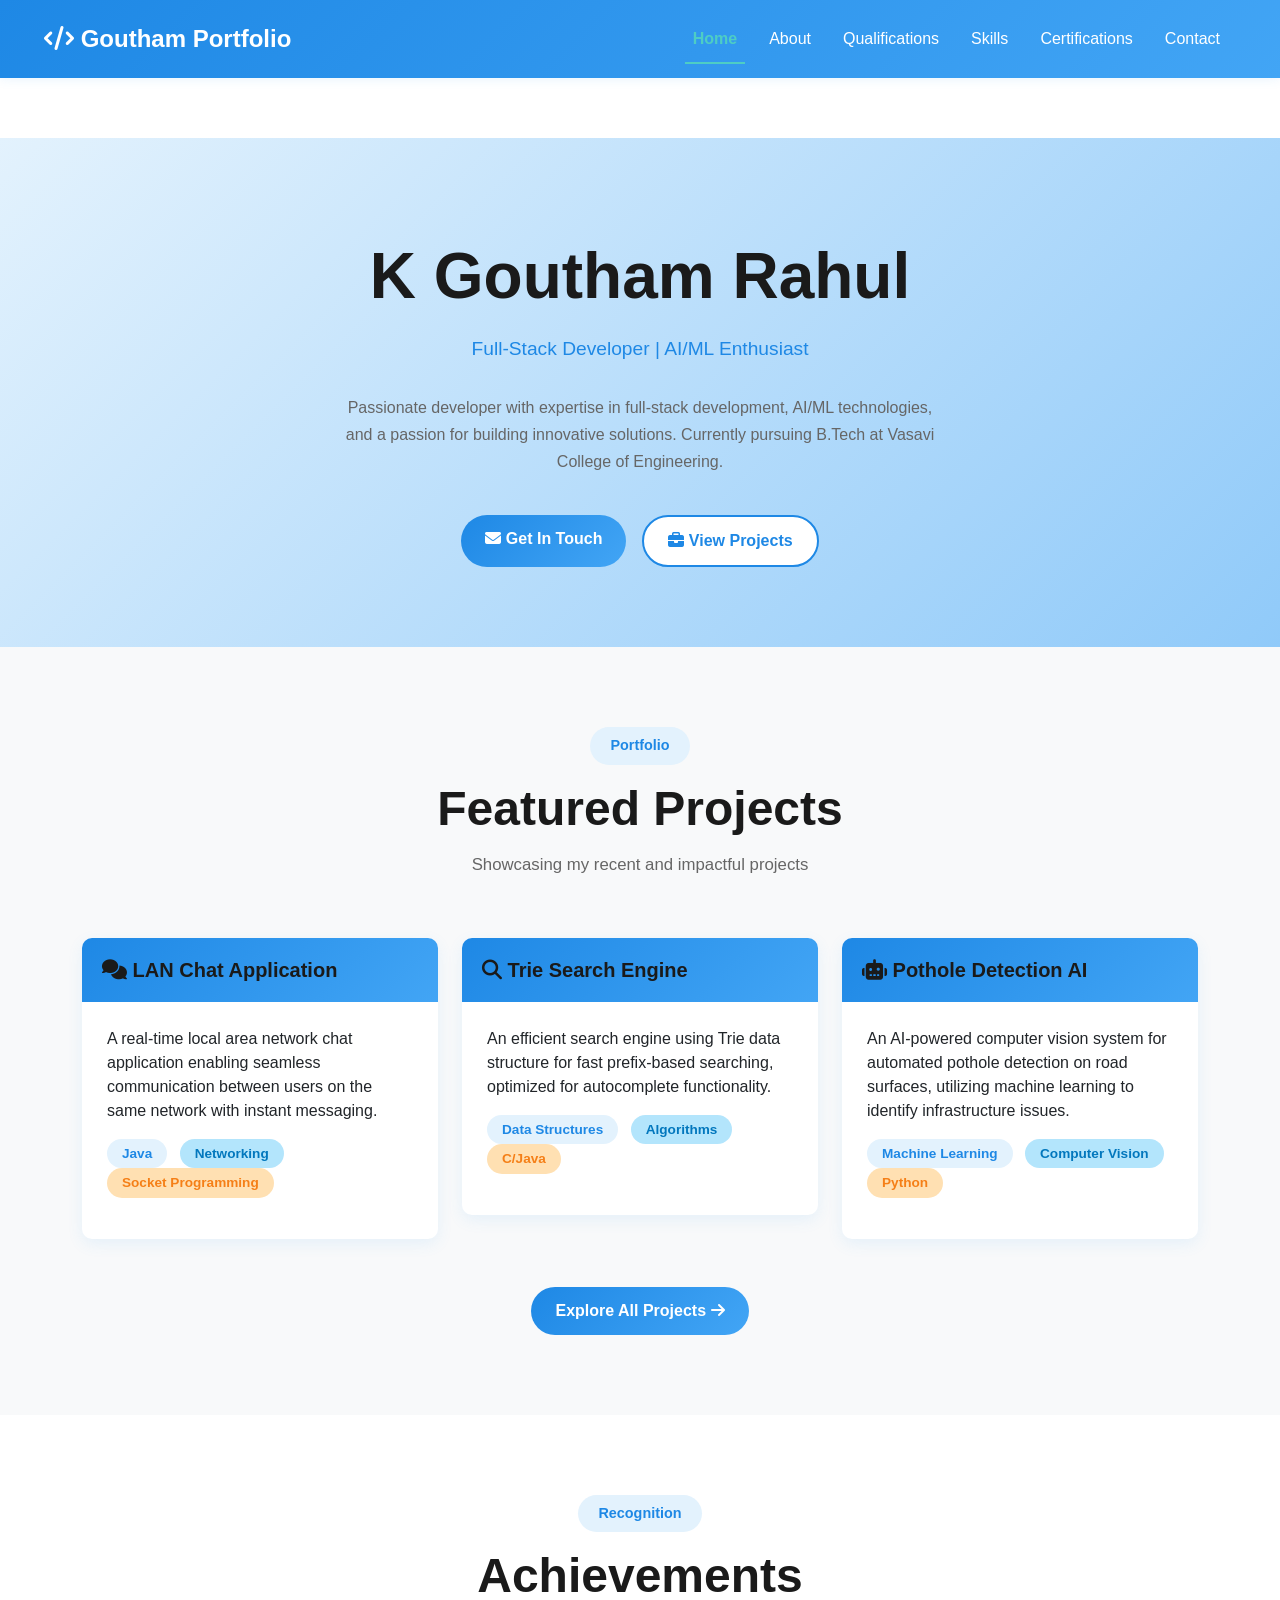
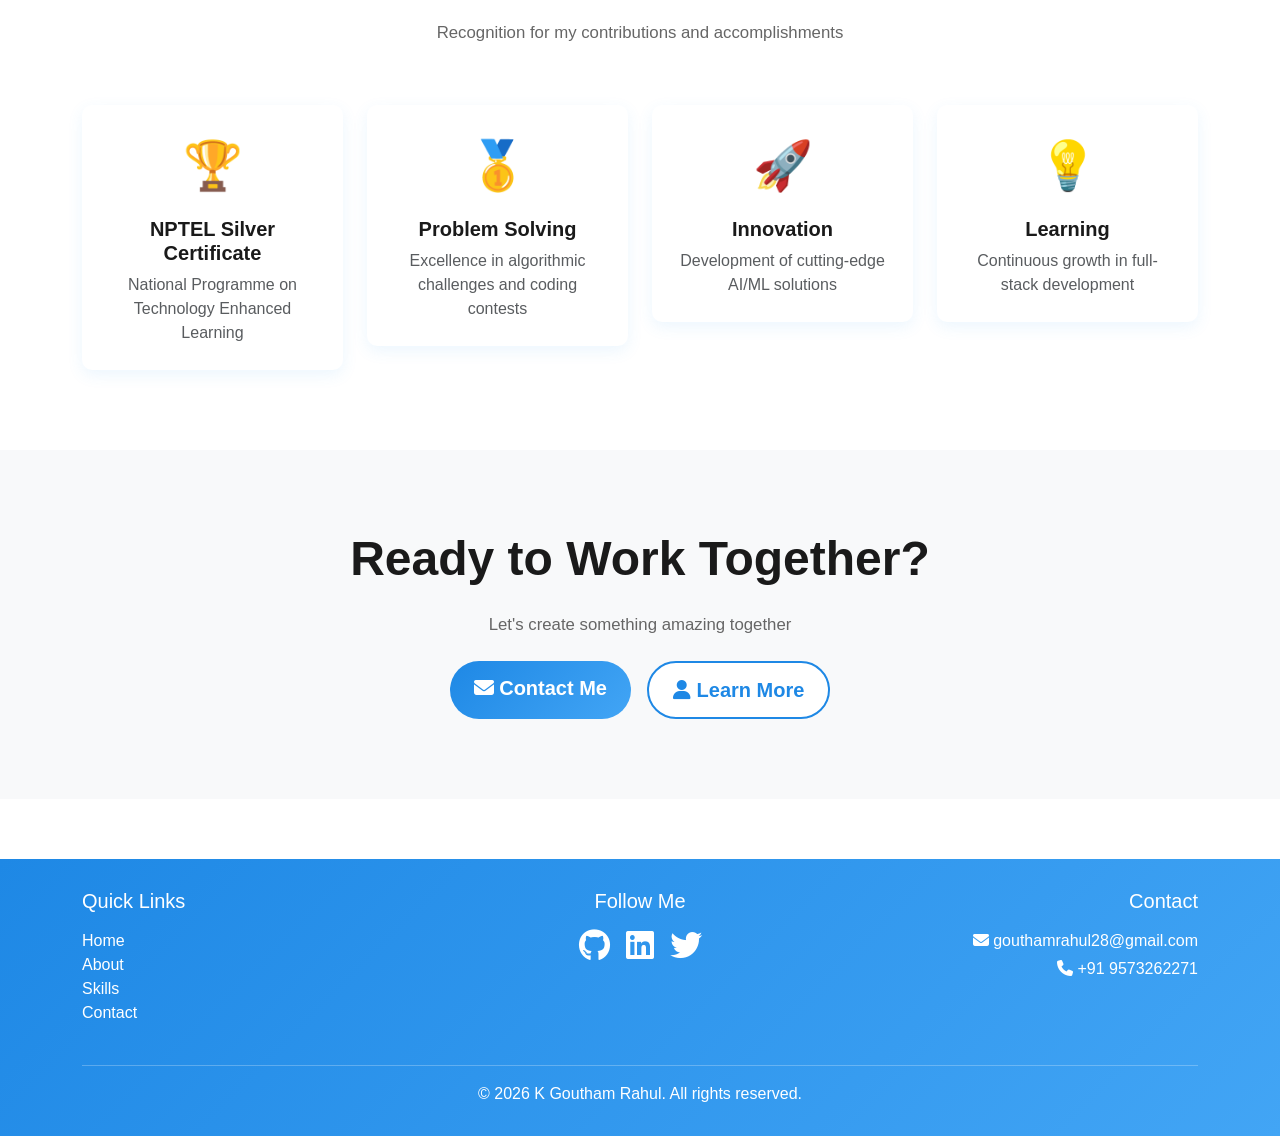
<file: index.html>
<!DOCTYPE html>
<html lang="en">
<head>
    <meta charset="UTF-8">
    <meta name="viewport" content="width=device-width, initial-scale=1.0">
    <meta http-equiv="refresh" content="0; url=Portfolio/index.html">
    <title>Redirecting to Portfolio</title>
    <script>
        window.location.replace('Portfolio/index.html');
    </script>
</head>
<body>
    <p>Redirecting to the portfolio. If you are not redirected automatically, <a href="Portfolio/index.html">click here</a>.</p>
</body>
</html>
</file>
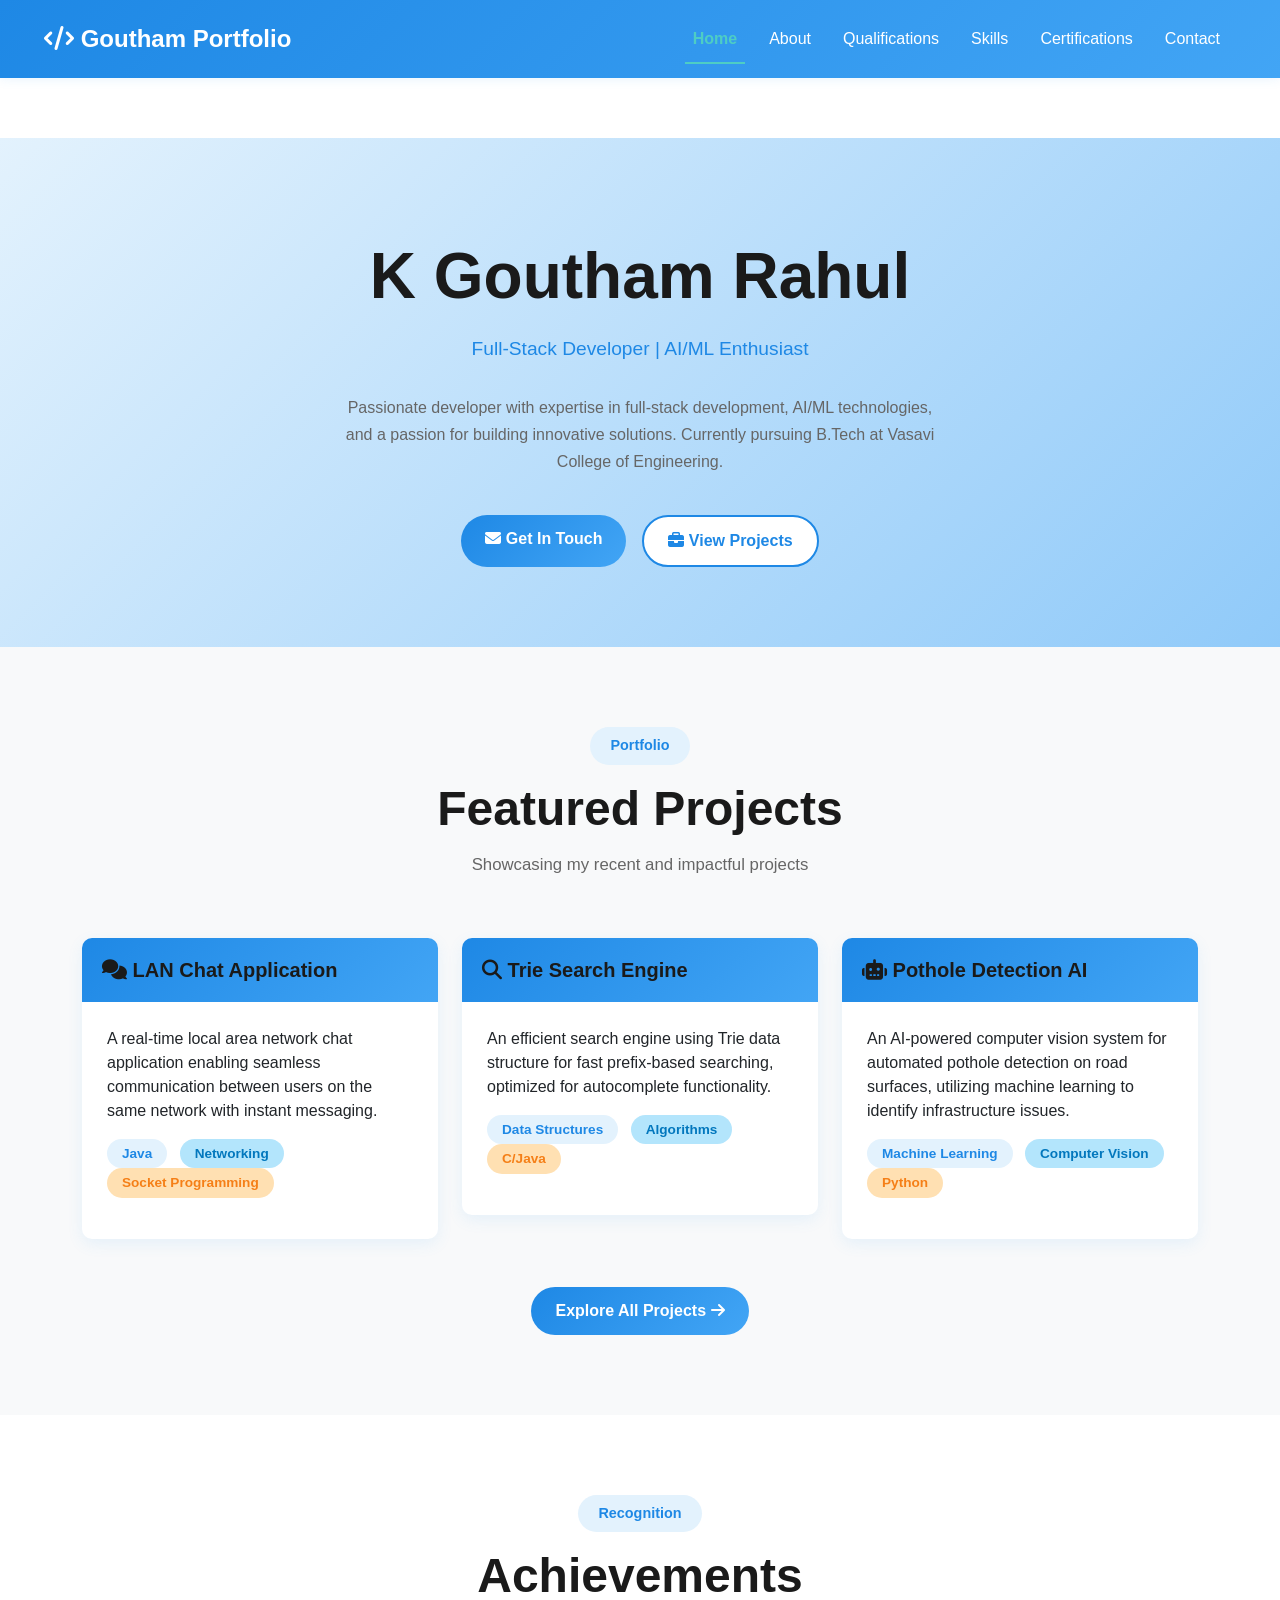
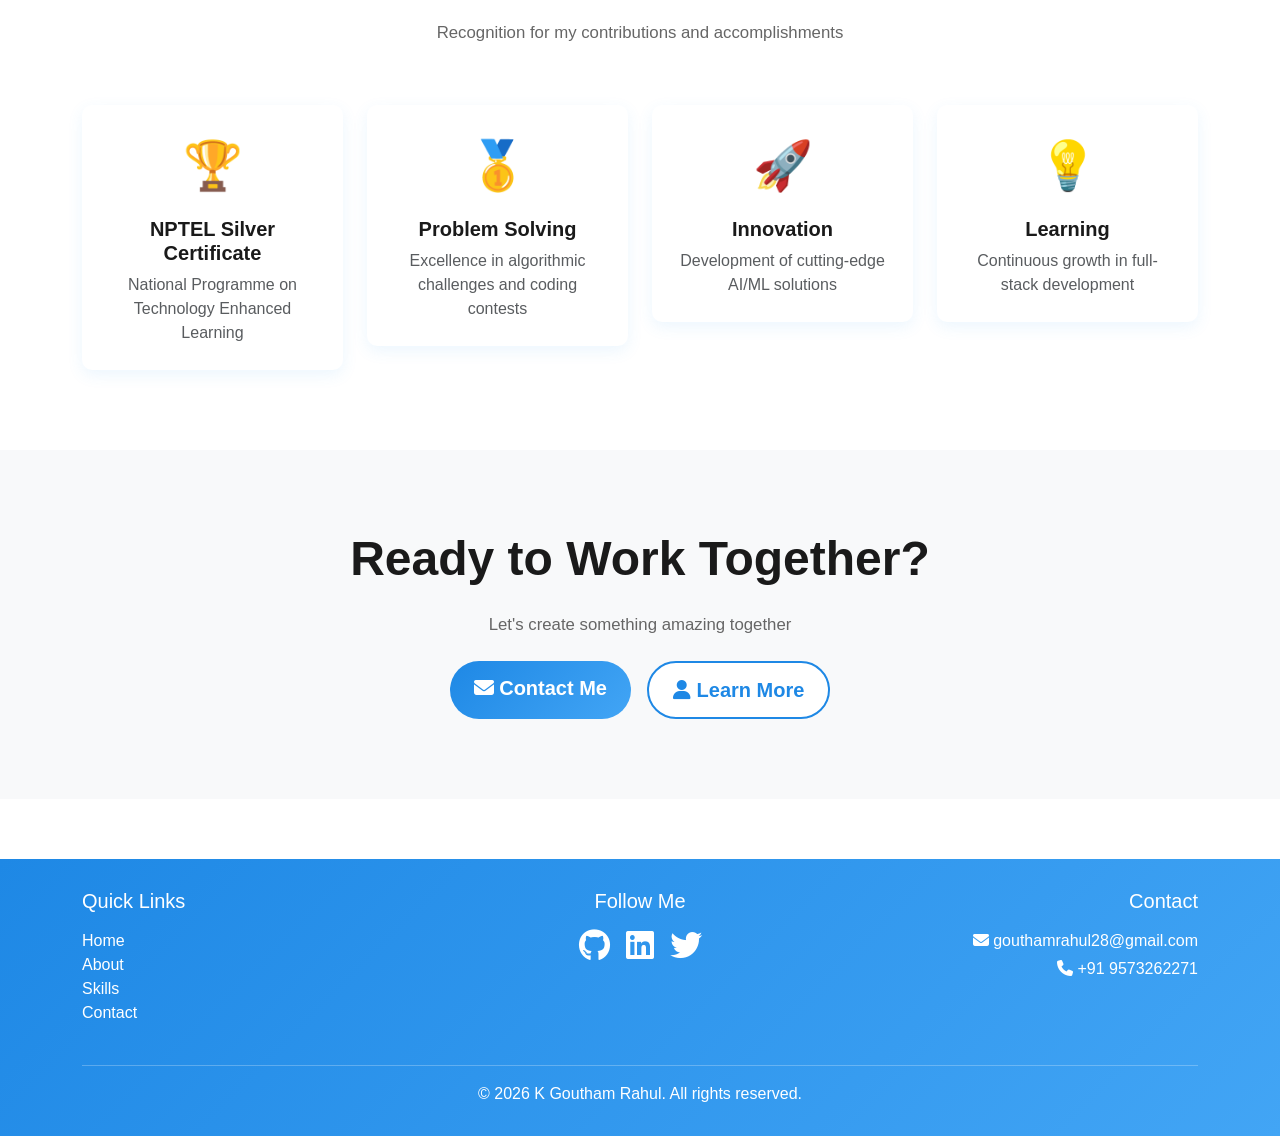
<file: Portfolio/index.html>
<!DOCTYPE html>
<html lang="en">
<head>
    <meta charset="UTF-8">
    <meta name="viewport" content="width=device-width, initial-scale=1.0">
    <title>K Goutham Rahul | Full-Stack Developer</title>
    <link href="https://cdn.jsdelivr.net/npm/bootstrap@5.3.0/dist/css/bootstrap.min.css" rel="stylesheet">
    <link rel="stylesheet" href="css/style.css">
    <link rel="stylesheet" href="https://cdnjs.cloudflare.com/ajax/libs/font-awesome/6.4.0/css/all.min.css">
</head>
<body>
    <!-- Navbar -->
    <nav class="navbar navbar-expand-lg navbar-dark sticky-top">
        <div class="container-fluid">
            <a class="navbar-brand" href="index.html">
                <i class="fas fa-code"></i> Goutham Portfolio
            </a>
            <button class="navbar-toggler" type="button" data-bs-toggle="collapse" data-bs-target="#navbarNav" aria-controls="navbarNav" aria-expanded="false" aria-label="Toggle navigation">
                <span class="navbar-toggler-icon"></span>
            </button>
            <div class="collapse navbar-collapse" id="navbarNav">
                <ul class="navbar-nav ms-auto">
                    <li class="nav-item">
                        <a class="nav-link active" aria-current="page" href="index.html">Home</a>
                    </li>
                    <li class="nav-item">
                        <a class="nav-link" href="about.html">About</a>
                    </li>
                    <li class="nav-item">
                        <a class="nav-link" href="qualifications.html">Qualifications</a>
                    </li>
                    <li class="nav-item">
                        <a class="nav-link" href="skills.html">Skills</a>
                    </li>
                    <li class="nav-item">
                        <a class="nav-link" href="certifications.html">Certifications</a>
                    </li>
                    <li class="nav-item">
                        <a class="nav-link" href="contact.html">Contact</a>
                    </li>
                </ul>
            </div>
        </div>
    </nav>

    <!-- Hero Section -->
    <section class="hero-section">
        <div class="container">
            <h1 class="hero-title">K Goutham Rahul</h1>
            <p class="hero-subtitle">Full-Stack Developer | AI/ML Enthusiast</p>
            <p class="hero-description">
                Passionate developer with expertise in full-stack development, AI/ML technologies, 
                and a passion for building innovative solutions. Currently pursuing B.Tech at Vasavi College of Engineering.
            </p>
            <div class="d-flex gap-3 justify-content-center flex-wrap">
                <a href="contact.html" class="btn btn-primary">
                    <i class="fas fa-envelope"></i> Get In Touch
                </a>
                <a href="#projects" class="btn btn-secondary">
                    <i class="fas fa-briefcase"></i> View Projects
                </a>
            </div>
        </div>
    </section>

    <!-- Featured Projects Section -->
    <section class="bg-light" id="projects">
        <div class="container">
            <div class="section-header">
                <div class="section-tag">Portfolio</div>
                <h2 class="section-title">Featured Projects</h2>
                <p class="section-subtitle">Showcasing my recent and impactful projects</p>
            </div>

            <div class="row g-4">
                <!-- Project 1 -->
                <div class="col-md-6 col-lg-4">
                    <div class="card">
                        <div class="card-header">
                            <h5 class="card-title mb-0"><i class="fas fa-comments"></i> LAN Chat Application</h5>
                        </div>
                        <div class="card-body">
                            <p class="card-text">
                                A real-time local area network chat application enabling seamless communication 
                                between users on the same network with instant messaging.
                            </p>
                            <div class="mb-3">
                                <span class="badge badge-primary me-2">Java</span>
                                <span class="badge badge-info me-2">Networking</span>
                                <span class="badge badge-warning">Socket Programming</span>
                            </div>
                        </div>
                    </div>
                </div>

                <!-- Project 2 -->
                <div class="col-md-6 col-lg-4">
                    <div class="card">
                        <div class="card-header">
                            <h5 class="card-title mb-0"><i class="fas fa-search"></i> Trie Search Engine</h5>
                        </div>
                        <div class="card-body">
                            <p class="card-text">
                                An efficient search engine using Trie data structure for fast prefix-based 
                                searching, optimized for autocomplete functionality.
                            </p>
                            <div class="mb-3">
                                <span class="badge badge-primary me-2">Data Structures</span>
                                <span class="badge badge-info me-2">Algorithms</span>
                                <span class="badge badge-warning">C/Java</span>
                            </div>
                        </div>
                    </div>
                </div>

                <!-- Project 3 -->
                <div class="col-md-6 col-lg-4">
                    <div class="card">
                        <div class="card-header">
                            <h5 class="card-title mb-0"><i class="fas fa-robot"></i> Pothole Detection AI</h5>
                        </div>
                        <div class="card-body">
                            <p class="card-text">
                                An AI-powered computer vision system for automated pothole detection on road surfaces, 
                                utilizing machine learning to identify infrastructure issues.
                            </p>
                            <div class="mb-3">
                                <span class="badge badge-primary me-2">Machine Learning</span>
                                <span class="badge badge-info me-2">Computer Vision</span>
                                <span class="badge badge-warning">Python</span>
                            </div>
                        </div>
                    </div>
                </div>
            </div>

            <div class="text-center mt-5">
                <a href="skills.html" class="btn btn-primary">
                    Explore All Projects <i class="fas fa-arrow-right"></i>
                </a>
            </div>
        </div>
    </section>

    <!-- Achievements Section -->
    <section>
        <div class="container">
            <div class="section-header">
                <div class="section-tag">Recognition</div>
                <h2 class="section-title">Achievements</h2>
                <p class="section-subtitle">Recognition for my contributions and accomplishments</p>
            </div>

            <div class="row g-4">
                <div class="col-md-6 col-lg-3">
                    <div class="card">
                        <div class="card-body text-center">
                            <div style="font-size: 3rem; margin-bottom: 15px;">🏆</div>
                            <h5 class="card-title">NPTEL Silver Certificate</h5>
                            <p class="card-text text-muted">National Programme on Technology Enhanced Learning</p>
                        </div>
                    </div>
                </div>

                <div class="col-md-6 col-lg-3">
                    <div class="card">
                        <div class="card-body text-center">
                            <div style="font-size: 3rem; margin-bottom: 15px;">🥇</div>
                            <h5 class="card-title">Problem Solving</h5>
                            <p class="card-text text-muted">Excellence in algorithmic challenges and coding contests</p>
                        </div>
                    </div>
                </div>

                <div class="col-md-6 col-lg-3">
                    <div class="card">
                        <div class="card-body text-center">
                            <div style="font-size: 3rem; margin-bottom: 15px;">🚀</div>
                            <h5 class="card-title">Innovation</h5>
                            <p class="card-text text-muted">Development of cutting-edge AI/ML solutions</p>
                        </div>
                    </div>
                </div>

                <div class="col-md-6 col-lg-3">
                    <div class="card">
                        <div class="card-body text-center">
                            <div style="font-size: 3rem; margin-bottom: 15px;">💡</div>
                            <h5 class="card-title">Learning</h5>
                            <p class="card-text text-muted">Continuous growth in full-stack development</p>
                        </div>
                    </div>
                </div>
            </div>
        </div>
    </section>

    <!-- Call to Action -->
    <section class="bg-light">
        <div class="container text-center">
            <h2 class="section-title mb-4">Ready to Work Together?</h2>
            <p class="section-subtitle mb-4">Let's create something amazing together</p>
            <div class="d-flex gap-3 justify-content-center flex-wrap">
                <a href="contact.html" class="btn btn-primary btn-lg">
                    <i class="fas fa-envelope"></i> Contact Me
                </a>
                <a href="about.html" class="btn btn-secondary btn-lg">
                    <i class="fas fa-user"></i> Learn More
                </a>
            </div>
        </div>
    </section>

    <!-- Footer -->
    <footer>
        <div class="container">
            <div class="row mb-4">
                <div class="col-md-4 text-center text-md-start mb-3 mb-md-0">
                    <h5 class="mb-3">Quick Links</h5>
                    <ul class="list-unstyled">
                        <li><a href="index.html" class="text-white text-decoration-none">Home</a></li>
                        <li><a href="about.html" class="text-white text-decoration-none">About</a></li>
                        <li><a href="skills.html" class="text-white text-decoration-none">Skills</a></li>
                        <li><a href="contact.html" class="text-white text-decoration-none">Contact</a></li>
                    </ul>
                </div>

                <div class="col-md-4 text-center mb-3 mb-md-0">
                    <h5 class="mb-3">Follow Me</h5>
                    <div class="d-flex justify-content-center gap-3">
                        <a href="#" class="text-white text-decoration-none" data-bs-toggle="tooltip" title="GitHub">
                            <i class="fab fa-github fa-2x"></i>
                        </a>
                        <a href="#" class="text-white text-decoration-none" data-bs-toggle="tooltip" title="LinkedIn">
                            <i class="fab fa-linkedin fa-2x"></i>
                        </a>
                        <a href="#" class="text-white text-decoration-none" data-bs-toggle="tooltip" title="Twitter">
                            <i class="fab fa-twitter fa-2x"></i>
                        </a>
                    </div>
                </div>

                <div class="col-md-4 text-center text-md-end">
                    <h5 class="mb-3">Contact</h5>
                    <p class="mb-1">
                        <i class="fas fa-envelope"></i> 
                        <a href="mailto:gouthamrahul28@gmail.com" class="text-white text-decoration-none">
                            gouthamrahul28@gmail.com
                        </a>
                    </p>
                    <p>
                        <i class="fas fa-phone"></i> 
                        <a href="tel:+919573262271" class="text-white text-decoration-none">
                            +91 9573262271
                        </a>
                    </p>
                </div>
            </div>

            <hr class="bg-white opacity-25">
            
            <div class="text-center">
                <p class="footer-text">&copy; 2026 K Goutham Rahul. All rights reserved.</p>
            </div>
        </div>
    </footer>

    <script src="https://cdn.jsdelivr.net/npm/bootstrap@5.3.0/dist/js/bootstrap.bundle.min.js"></script>
    <script src="js/script.js"></script>
</body>
</html>
</file>
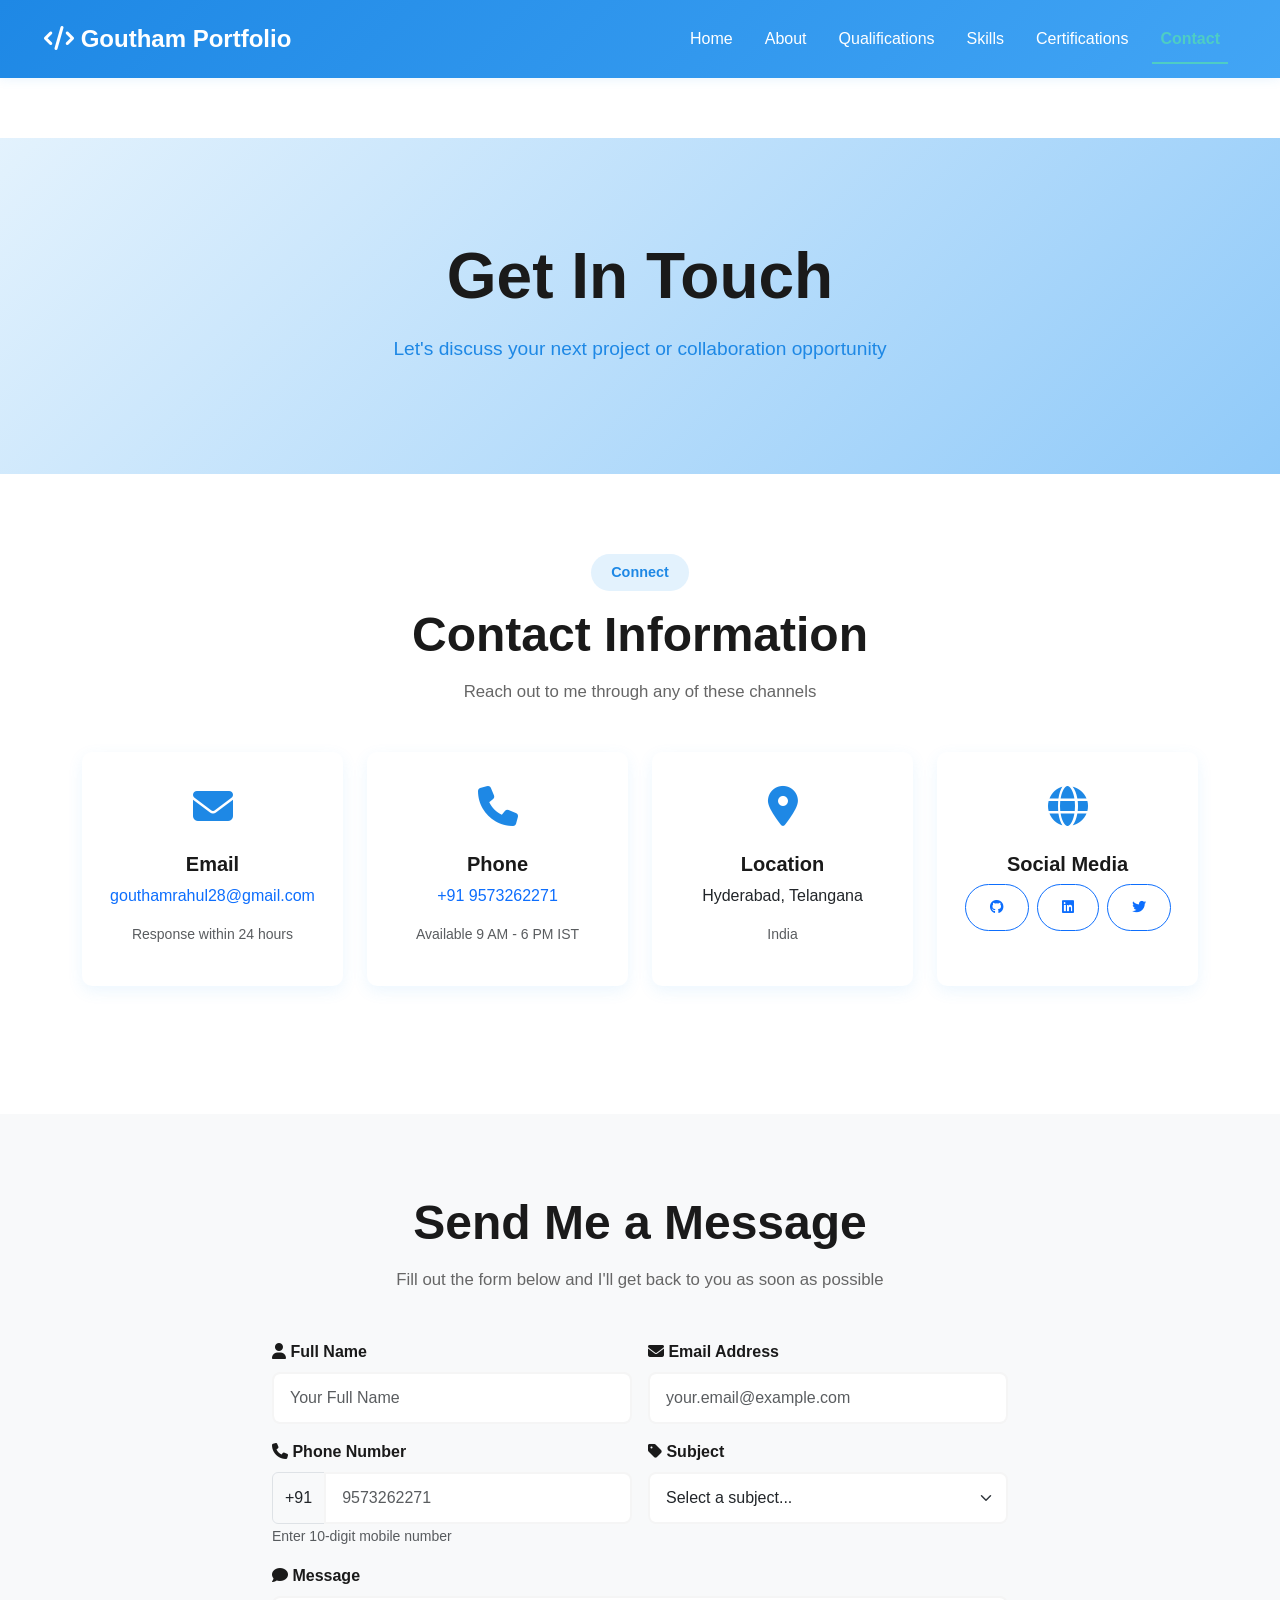
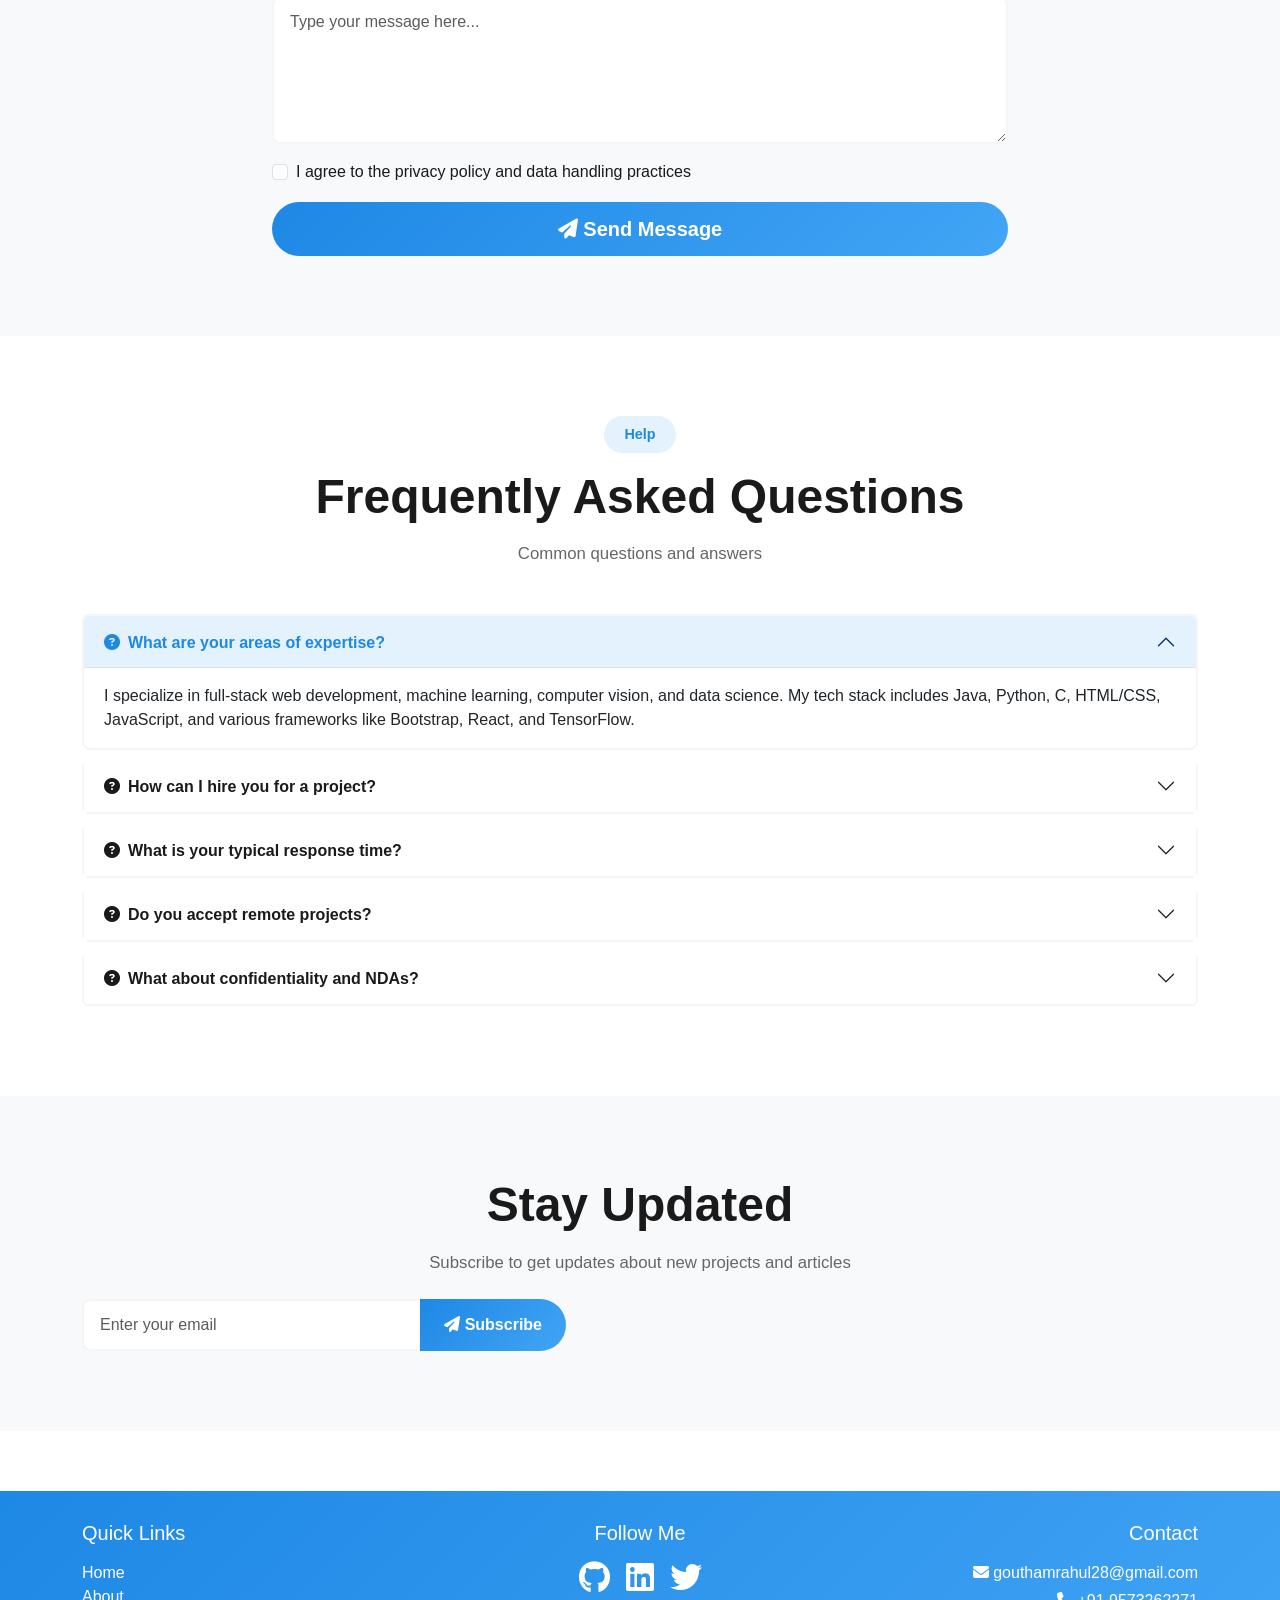
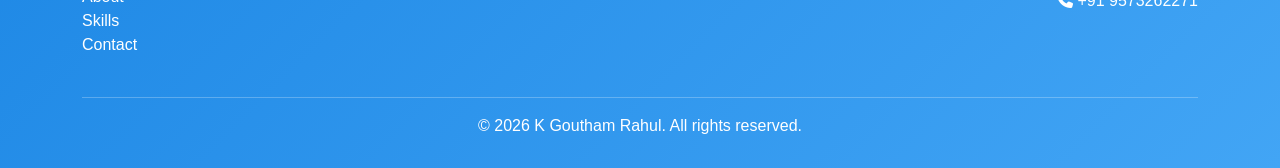
<file: Portfolio/contact.html>
<!DOCTYPE html>
<html lang="en">
<head>
    <meta charset="UTF-8">
    <meta name="viewport" content="width=device-width, initial-scale=1.0">
    <title>Contact - K Goutham Rahul</title>
    <link href="https://cdn.jsdelivr.net/npm/bootstrap@5.3.0/dist/css/bootstrap.min.css" rel="stylesheet">
    <link rel="stylesheet" href="css/style.css">
    <link rel="stylesheet" href="https://cdnjs.cloudflare.com/ajax/libs/font-awesome/6.4.0/css/all.min.css">
</head>
<body>
    <!-- Navbar -->
    <nav class="navbar navbar-expand-lg navbar-dark sticky-top">
        <div class="container-fluid">
            <a class="navbar-brand" href="index.html">
                <i class="fas fa-code"></i> Goutham Portfolio
            </a>
            <button class="navbar-toggler" type="button" data-bs-toggle="collapse" data-bs-target="#navbarNav" aria-controls="navbarNav" aria-expanded="false" aria-label="Toggle navigation">
                <span class="navbar-toggler-icon"></span>
            </button>
            <div class="collapse navbar-collapse" id="navbarNav">
                <ul class="navbar-nav ms-auto">
                    <li class="nav-item">
                        <a class="nav-link" aria-current="page" href="index.html">Home</a>
                    </li>
                    <li class="nav-item">
                        <a class="nav-link" href="about.html">About</a>
                    </li>
                    <li class="nav-item">
                        <a class="nav-link" href="qualifications.html">Qualifications</a>
                    </li>
                    <li class="nav-item">
                        <a class="nav-link" href="skills.html">Skills</a>
                    </li>
                    <li class="nav-item">
                        <a class="nav-link" href="certifications.html">Certifications</a>
                    </li>
                    <li class="nav-item">
                        <a class="nav-link active" href="contact.html">Contact</a>
                    </li>
                </ul>
            </div>
        </div>
    </nav>

    <!-- Hero Section -->
    <section class="hero-section">
        <div class="container">
            <h1 class="hero-title">Get In Touch</h1>
            <p class="hero-subtitle">Let's discuss your next project or collaboration opportunity</p>
        </div>
    </section>

    <!-- Contact Information Section -->
    <section>
        <div class="container">
            <div class="section-header mb-5">
                <div class="section-tag">Connect</div>
                <h2 class="section-title">Contact Information</h2>
                <p class="section-subtitle">Reach out to me through any of these channels</p>
            </div>

            <div class="row g-4 mb-5">
                <div class="col-md-6 col-lg-3">
                    <div class="card text-center h-100">
                        <div class="card-body">
                            <div style="font-size: 2.5rem; color: var(--sky-deep); margin-bottom: 15px;">
                                <i class="fas fa-envelope"></i>
                            </div>
                            <h5 class="card-title">Email</h5>
                            <p class="card-text">
                                <a href="mailto:gouthamrahul28@gmail.com" class="text-decoration-none">
                                    gouthamrahul28@gmail.com
                                </a>
                            </p>
                            <p class="text-muted small">Response within 24 hours</p>
                        </div>
                    </div>
                </div>

                <div class="col-md-6 col-lg-3">
                    <div class="card text-center h-100">
                        <div class="card-body">
                            <div style="font-size: 2.5rem; color: var(--sky-deep); margin-bottom: 15px;">
                                <i class="fas fa-phone"></i>
                            </div>
                            <h5 class="card-title">Phone</h5>
                            <p class="card-text">
                                <a href="tel:+919573262271" class="text-decoration-none">
                                    +91 9573262271
                                </a>
                            </p>
                            <p class="text-muted small">Available 9 AM - 6 PM IST</p>
                        </div>
                    </div>
                </div>

                <div class="col-md-6 col-lg-3">
                    <div class="card text-center h-100">
                        <div class="card-body">
                            <div style="font-size: 2.5rem; color: var(--sky-deep); margin-bottom: 15px;">
                                <i class="fas fa-map-marker-alt"></i>
                            </div>
                            <h5 class="card-title">Location</h5>
                            <p class="card-text">Hyderabad, Telangana</p>
                            <p class="text-muted small">India</p>
                        </div>
                    </div>
                </div>

                <div class="col-md-6 col-lg-3">
                    <div class="card text-center h-100">
                        <div class="card-body">
                            <div style="font-size: 2.5rem; color: var(--sky-deep); margin-bottom: 15px;">
                                <i class="fas fa-globe"></i>
                            </div>
                            <h5 class="card-title">Social Media</h5>
                            <div class="d-flex gap-2 justify-content-center mt-2">
                                <a href="#" class="btn btn-sm btn-outline-primary" data-bs-toggle="tooltip" title="GitHub">
                                    <i class="fab fa-github"></i>
                                </a>
                                <a href="#" class="btn btn-sm btn-outline-primary" data-bs-toggle="tooltip" title="LinkedIn">
                                    <i class="fab fa-linkedin"></i>
                                </a>
                                <a href="#" class="btn btn-sm btn-outline-primary" data-bs-toggle="tooltip" title="Twitter">
                                    <i class="fab fa-twitter"></i>
                                </a>
                            </div>
                        </div>
                    </div>
                </div>
            </div>
        </div>
    </section>

    <!-- Contact Form Section -->
    <section class="bg-light">
        <div class="container">
            <div class="row">
                <div class="col-lg-8 mx-auto">
                    <div class="section-header mb-5">
                        <h2 class="section-title">Send Me a Message</h2>
                        <p class="section-subtitle">Fill out the form below and I'll get back to you as soon as possible</p>
                    </div>

                    <!-- Alert Container -->
                    <div id="formAlert"></div>

                    <!-- Contact Form -->
                    <form id="contactForm" novalidate>
                        <div class="row g-3">
                            <!-- Full Name -->
                            <div class="col-md-6">
                                <label for="fullName" class="form-label">
                                    <i class="fas fa-user"></i> Full Name
                                </label>
                                <input 
                                    type="text" 
                                    class="form-control" 
                                    id="fullName" 
                                    placeholder="Your Full Name"
                                    required
                                >
                                <div class="invalid-feedback">
                                    Please provide your full name.
                                </div>
                            </div>

                            <!-- Email -->
                            <div class="col-md-6">
                                <label for="email" class="form-label">
                                    <i class="fas fa-envelope"></i> Email Address
                                </label>
                                <input 
                                    type="email" 
                                    class="form-control" 
                                    id="email" 
                                    placeholder="your.email@example.com"
                                    required
                                >
                                <div class="invalid-feedback">
                                    Please provide a valid email address.
                                </div>
                            </div>

                            <!-- Phone Number -->
                            <div class="col-md-6">
                                <label for="phone" class="form-label">
                                    <i class="fas fa-phone"></i> Phone Number
                                </label>
                                <div class="input-group">
                                    <span class="input-group-text">+91</span>
                                    <input 
                                        type="tel" 
                                        class="form-control" 
                                        id="phone" 
                                        placeholder="9573262271"
                                        pattern="[0-9]{10}"
                                        required
                                    >
                                </div>
                                <small class="text-muted">Enter 10-digit mobile number</small>
                                <div class="invalid-feedback">
                                    Please provide a valid 10-digit phone number.
                                </div>
                            </div>

                            <!-- Subject -->
                            <div class="col-md-6">
                                <label for="subject" class="form-label">
                                    <i class="fas fa-tag"></i> Subject
                                </label>
                                <select class="form-select" id="subject" required>
                                    <option value="">Select a subject...</option>
                                    <option value="project_inquiry">Project Inquiry</option>
                                    <option value="job_opportunity">Job Opportunity</option>
                                    <option value="collaboration">Collaboration</option>
                                    <option value="feedback">Feedback</option>
                                    <option value="other">Other</option>
                                </select>
                                <div class="invalid-feedback">
                                    Please select a subject.
                                </div>
                            </select>
                            </div>

                            <!-- Message -->
                            <div class="col-12">
                                <label for="message" class="form-label">
                                    <i class="fas fa-comment"></i> Message
                                </label>
                                <textarea 
                                    class="form-control" 
                                    id="message" 
                                    rows="5"
                                    placeholder="Type your message here..."
                                    required
                                ></textarea>
                                <div class="invalid-feedback">
                                    Please provide a message.
                                </div>
                            </div>

                            <!-- Checkbox -->
                            <div class="col-12">
                                <div class="form-check">
                                    <input 
                                        class="form-check-input" 
                                        type="checkbox" 
                                        id="privacy" 
                                        required
                                    >
                                    <label class="form-check-label" for="privacy">
                                        I agree to the privacy policy and data handling practices
                                    </label>
                                    <div class="invalid-feedback">
                                        You must agree to the privacy policy.
                                    </div>
                                </div>
                            </div>

                            <!-- Submit Button -->
                            <div class="col-12">
                                <button type="submit" class="btn btn-primary btn-lg w-100">
                                    <i class="fas fa-paper-plane"></i> Send Message
                                </button>
                            </div>
                        </div>
                    </form>
                </div>
            </div>
        </div>
    </section>

    <!-- FAQ Section -->
    <section>
        <div class="container">
            <div class="section-header mb-5">
                <div class="section-tag">Help</div>
                <h2 class="section-title">Frequently Asked Questions</h2>
                <p class="section-subtitle">Common questions and answers</p>
            </div>

            <div class="accordion" id="faqAccordion">
                <div class="accordion-item">
                    <h2 class="accordion-header">
                        <button class="accordion-button" type="button" data-bs-toggle="collapse" data-bs-target="#faq1" aria-expanded="true" aria-controls="faq1">
                            <i class="fas fa-question-circle me-2"></i> What are your areas of expertise?
                        </button>
                    </h2>
                    <div id="faq1" class="accordion-collapse collapse show" data-bs-parent="#faqAccordion">
                        <div class="accordion-body">
                            I specialize in full-stack web development, machine learning, computer vision, and data science. 
                            My tech stack includes Java, Python, C, HTML/CSS, JavaScript, and various frameworks like Bootstrap, React, and TensorFlow.
                        </div>
                    </div>
                </div>

                <div class="accordion-item">
                    <h2 class="accordion-header">
                        <button class="accordion-button collapsed" type="button" data-bs-toggle="collapse" data-bs-target="#faq2" aria-expanded="false" aria-controls="faq2">
                            <i class="fas fa-question-circle me-2"></i> How can I hire you for a project?
                        </button>
                    </h2>
                    <div id="faq2" class="accordion-collapse collapse" data-bs-parent="#faqAccordion">
                        <div class="accordion-body">
                            You can reach out to me through this contact form with details about your project. 
                            I'll respond within 24 hours to discuss the project scope, requirements, and timeline.
                        </div>
                    </div>
                </div>

                <div class="accordion-item">
                    <h2 class="accordion-header">
                        <button class="accordion-button collapsed" type="button" data-bs-toggle="collapse" data-bs-target="#faq3" aria-expanded="false" aria-controls="faq3">
                            <i class="fas fa-question-circle me-2"></i> What is your typical response time?
                        </button>
                    </h2>
                    <div id="faq3" class="accordion-collapse collapse" data-bs-parent="#faqAccordion">
                        <div class="accordion-body">
                            I aim to respond to all inquiries within 24 hours. 
                            For urgent matters, you can call me at +91 9573262271 during business hours (9 AM - 6 PM IST).
                        </div>
                    </div>
                </div>

                <div class="accordion-item">
                    <h2 class="accordion-header">
                        <button class="accordion-button collapsed" type="button" data-bs-toggle="collapse" data-bs-target="#faq4" aria-expanded="false" aria-controls="faq4">
                            <i class="fas fa-question-circle me-2"></i> Do you accept remote projects?
                        </button>
                    </h2>
                    <div id="faq4" class="accordion-collapse collapse" data-bs-parent="#faqAccordion">
                        <div class="accordion-body">
                            Yes, I am open to remote projects and collaborations across different time zones. 
                            I'm experienced in remote work and can communicate effectively with teams worldwide.
                        </div>
                    </div>
                </div>

                <div class="accordion-item">
                    <h2 class="accordion-header">
                        <button class="accordion-button collapsed" type="button" data-bs-toggle="collapse" data-bs-target="#faq5" aria-expanded="false" aria-controls="faq5">
                            <i class="fas fa-question-circle me-2"></i> What about confidentiality and NDAs?
                        </button>
                    </h2>
                    <div id="faq5" class="accordion-collapse collapse" data-bs-parent="#faqAccordion">
                        <div class="accordion-body">
                            I respect confidentiality and am happy to sign Non-Disclosure Agreements (NDAs) for projects 
                            that require them. Protecting your intellectual property is a top priority.
                        </div>
                    </div>
                </div>
            </div>
        </div>
    </section>

    <!-- Newsletter Section -->
    <section class="bg-light">
        <div class="container text-center">
            <h2 class="section-title mb-3">Stay Updated</h2>
            <p class="section-subtitle mb-4">Subscribe to get updates about new projects and articles</p>
            
            <form class="row g-3 justify-content-center" style="max-width: 500px;">
                <div class="col-12">
                    <div class="input-group">
                        <input 
                            type="email" 
                            class="form-control" 
                            placeholder="Enter your email"
                            required
                        >
                        <button class="btn btn-primary" type="submit">
                            <i class="fas fa-paper-plane"></i> Subscribe
                        </button>
                    </div>
                </div>
            </form>
        </div>
    </section>

    <!-- Footer -->
    <footer>
        <div class="container">
            <div class="row mb-4">
                <div class="col-md-4 text-center text-md-start mb-3 mb-md-0">
                    <h5 class="mb-3">Quick Links</h5>
                    <ul class="list-unstyled">
                        <li><a href="index.html" class="text-white text-decoration-none">Home</a></li>
                        <li><a href="about.html" class="text-white text-decoration-none">About</a></li>
                        <li><a href="skills.html" class="text-white text-decoration-none">Skills</a></li>
                        <li><a href="contact.html" class="text-white text-decoration-none">Contact</a></li>
                    </ul>
                </div>

                <div class="col-md-4 text-center mb-3 mb-md-0">
                    <h5 class="mb-3">Follow Me</h5>
                    <div class="d-flex justify-content-center gap-3">
                        <a href="#" class="text-white text-decoration-none" data-bs-toggle="tooltip" title="GitHub">
                            <i class="fab fa-github fa-2x"></i>
                        </a>
                        <a href="#" class="text-white text-decoration-none" data-bs-toggle="tooltip" title="LinkedIn">
                            <i class="fab fa-linkedin fa-2x"></i>
                        </a>
                        <a href="#" class="text-white text-decoration-none" data-bs-toggle="tooltip" title="Twitter">
                            <i class="fab fa-twitter fa-2x"></i>
                        </a>
                    </div>
                </div>

                <div class="col-md-4 text-center text-md-end">
                    <h5 class="mb-3">Contact</h5>
                    <p class="mb-1">
                        <i class="fas fa-envelope"></i> 
                        <a href="mailto:gouthamrahul28@gmail.com" class="text-white text-decoration-none">
                            gouthamrahul28@gmail.com
                        </a>
                    </p>
                    <p>
                        <i class="fas fa-phone"></i> 
                        <a href="tel:+919573262271" class="text-white text-decoration-none">
                            +91 9573262271
                        </a>
                    </p>
                </div>
            </div>

            <hr class="bg-white opacity-25">
            
            <div class="text-center">
                <p class="footer-text">&copy; 2026 K Goutham Rahul. All rights reserved.</p>
            </div>
        </div>
    </footer>

    <script src="https://cdn.jsdelivr.net/npm/bootstrap@5.3.0/dist/js/bootstrap.bundle.min.js"></script>
    <script src="js/script.js"></script>
</body>
</html>
</file>
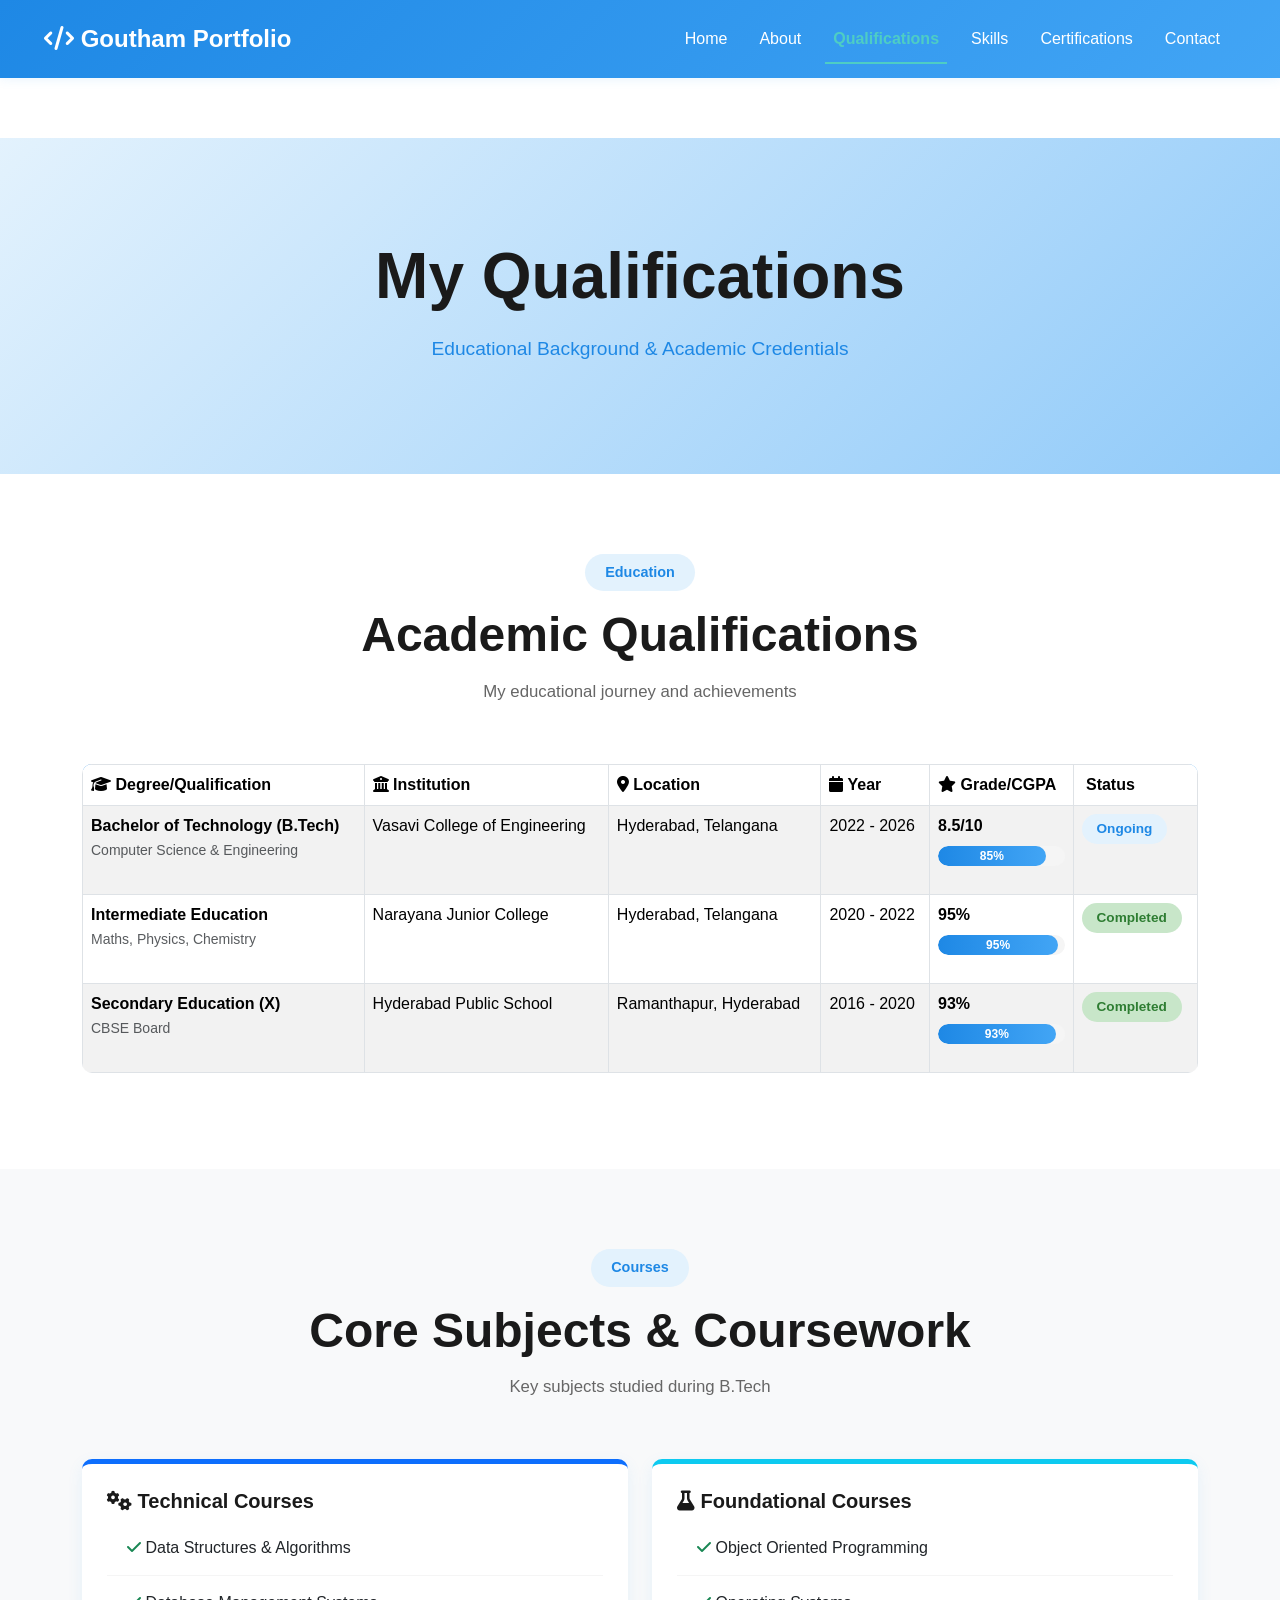
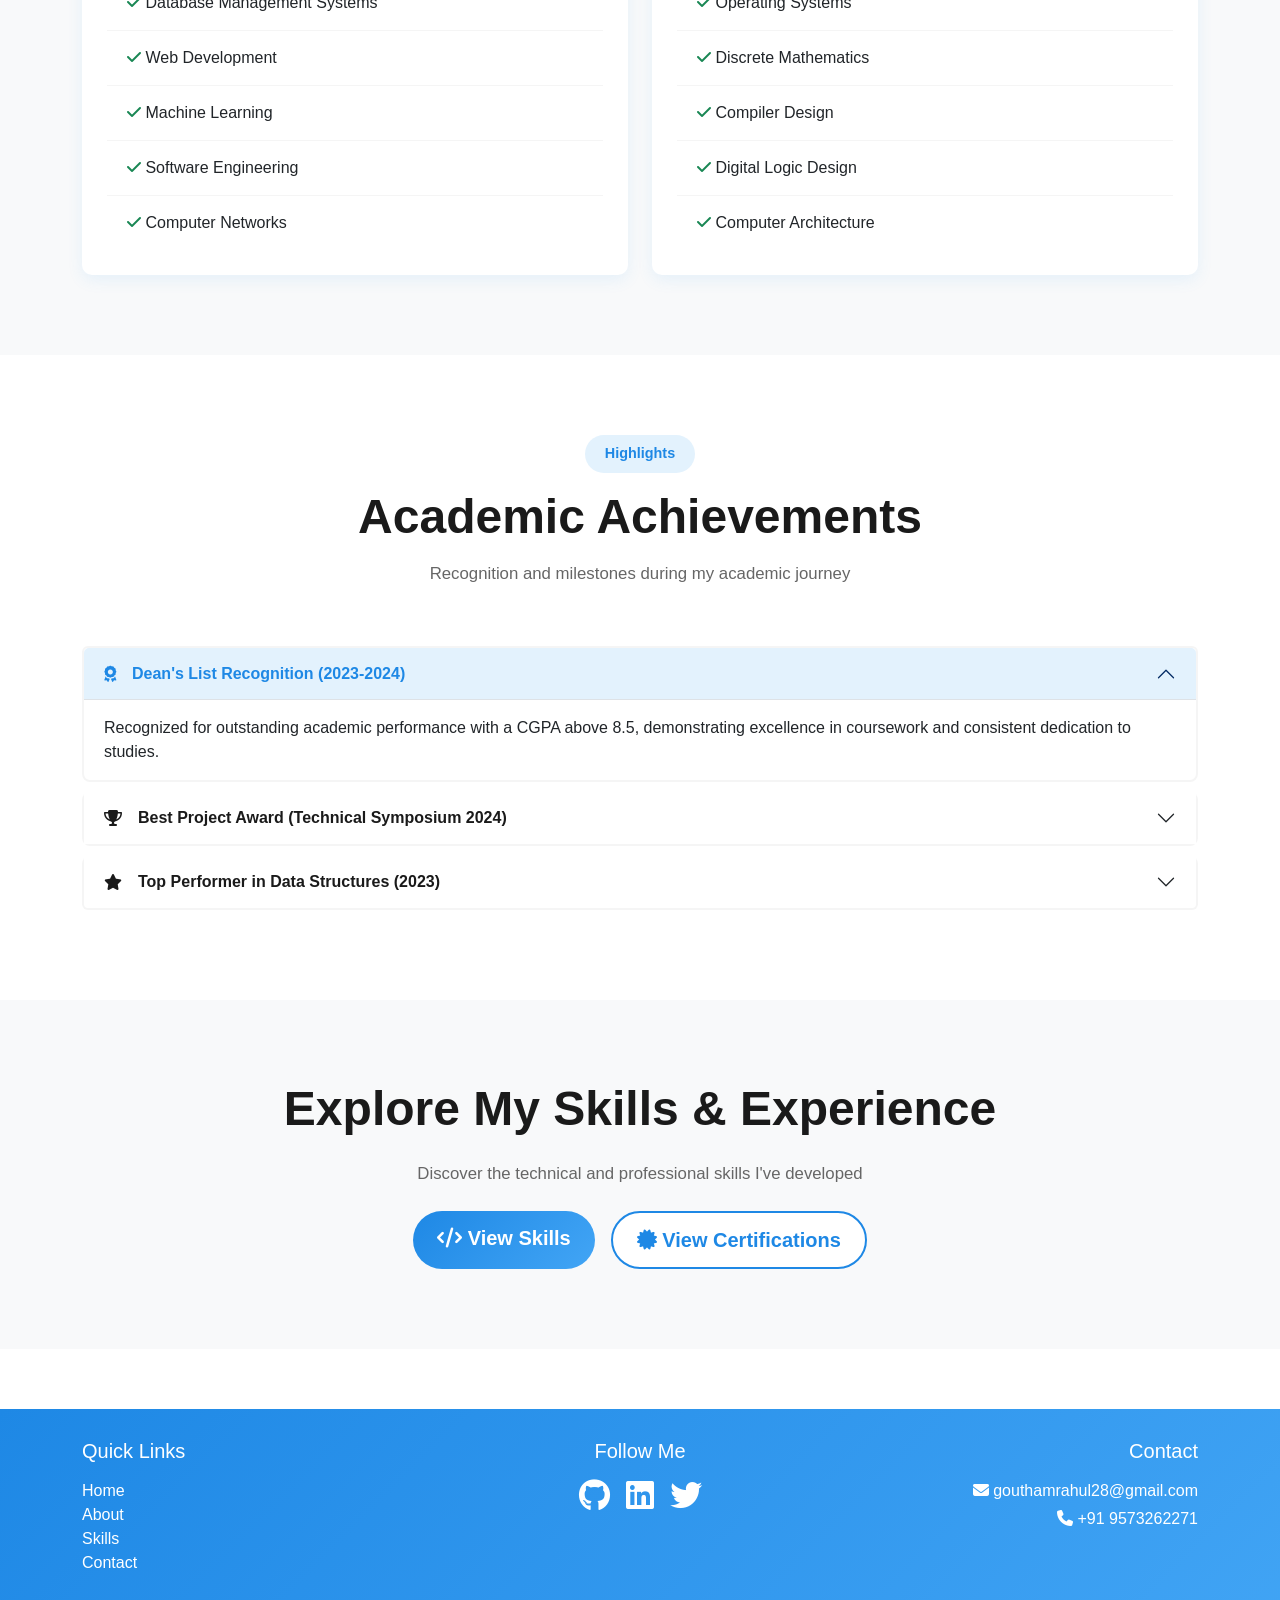
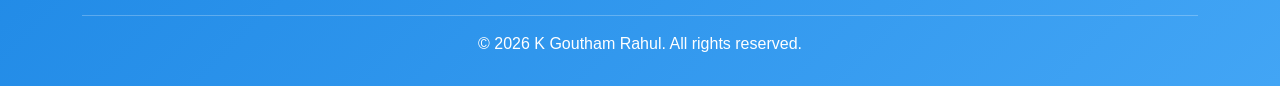
<file: Portfolio/qualifications.html>
<!DOCTYPE html>
<html lang="en">
<head>
    <meta charset="UTF-8">
    <meta name="viewport" content="width=device-width, initial-scale=1.0">
    <title>Qualifications - K Goutham Rahul</title>
    <link href="https://cdn.jsdelivr.net/npm/bootstrap@5.3.0/dist/css/bootstrap.min.css" rel="stylesheet">
    <link rel="stylesheet" href="css/style.css">
    <link rel="stylesheet" href="https://cdnjs.cloudflare.com/ajax/libs/font-awesome/6.4.0/css/all.min.css">
</head>
<body>
    <!-- Navbar -->
    <nav class="navbar navbar-expand-lg navbar-dark sticky-top">
        <div class="container-fluid">
            <a class="navbar-brand" href="index.html">
                <i class="fas fa-code"></i> Goutham Portfolio
            </a>
            <button class="navbar-toggler" type="button" data-bs-toggle="collapse" data-bs-target="#navbarNav" aria-controls="navbarNav" aria-expanded="false" aria-label="Toggle navigation">
                <span class="navbar-toggler-icon"></span>
            </button>
            <div class="collapse navbar-collapse" id="navbarNav">
                <ul class="navbar-nav ms-auto">
                    <li class="nav-item">
                        <a class="nav-link" aria-current="page" href="index.html">Home</a>
                    </li>
                    <li class="nav-item">
                        <a class="nav-link" href="about.html">About</a>
                    </li>
                    <li class="nav-item">
                        <a class="nav-link active" href="qualifications.html">Qualifications</a>
                    </li>
                    <li class="nav-item">
                        <a class="nav-link" href="skills.html">Skills</a>
                    </li>
                    <li class="nav-item">
                        <a class="nav-link" href="certifications.html">Certifications</a>
                    </li>
                    <li class="nav-item">
                        <a class="nav-link" href="contact.html">Contact</a>
                    </li>
                </ul>
            </div>
        </div>
    </nav>

    <!-- Hero Section -->
    <section class="hero-section">
        <div class="container">
            <h1 class="hero-title">My Qualifications</h1>
            <p class="hero-subtitle">Educational Background & Academic Credentials</p>
        </div>
    </section>

    <!-- Qualifications Table -->
    <section>
        <div class="container">
            <div class="section-header">
                <div class="section-tag">Education</div>
                <h2 class="section-title">Academic Qualifications</h2>
                <p class="section-subtitle">My educational journey and achievements</p>
            </div>

            <div class="table-responsive">
                <table class="table table-striped table-hover table-bordered">
                    <thead>
                        <tr>
                            <th scope="col"><i class="fas fa-graduation-cap"></i> Degree/Qualification</th>
                            <th scope="col"><i class="fas fa-university"></i> Institution</th>
                            <th scope="col"><i class="fas fa-map-marker-alt"></i> Location</th>
                            <th scope="col"><i class="fas fa-calendar"></i> Year</th>
                            <th scope="col"><i class="fas fa-star"></i> Grade/CGPA</th>
                            <th scope="col"><i class="fas fa-badge"></i> Status</th>
                        </tr>
                    </thead>
                    <tbody>
                        <tr>
                            <td>
                                <strong>Bachelor of Technology (B.Tech)</strong><br>
                                <small class="text-muted">Computer Science & Engineering</small>
                            </td>
                            <td>Vasavi College of Engineering</td>
                            <td>Hyderabad, Telangana</td>
                            <td>2022 - 2026</td>
                            <td>
                                <strong>8.5/10</strong><br>
                                <div class="progress mt-2" style="height: 20px;">
                                    <div class="progress-bar" role="progressbar" style="width: 85%;" aria-valuenow="85" aria-valuemin="0" aria-valuemax="100">85%</div>
                                </div>
                            </td>
                            <td><span class="badge badge-primary">Ongoing</span></td>
                        </tr>
                        <tr>
                            <td>
                                <strong>Intermediate Education</strong><br>
                                <small class="text-muted">Maths, Physics, Chemistry</small>
                            </td>
                            <td>Narayana Junior College</td>
                            <td>Hyderabad, Telangana</td>
                            <td>2020 - 2022</td>
                            <td>
                                <strong>95%</strong><br>
                                <div class="progress mt-2" style="height: 20px;">
                                    <div class="progress-bar bg-success" role="progressbar" style="width: 95%;" aria-valuenow="95" aria-valuemin="0" aria-valuemax="100">95%</div>
                                </div>
                            </td>
                            <td><span class="badge badge-success">Completed</span></td>
                        </tr>
                        <tr>
                            <td>
                                <strong>Secondary Education (X)</strong><br>
                                <small class="text-muted">CBSE Board</small>
                            </td>
                            <td>Hyderabad Public School</td>
                            <td>Ramanthapur, Hyderabad</td>
                            <td>2016 - 2020</td>
                            <td>
                                <strong>93%</strong><br>
                                <div class="progress mt-2" style="height: 20px;">
                                    <div class="progress-bar bg-success" role="progressbar" style="width: 93%;" aria-valuenow="93" aria-valuemin="0" aria-valuemax="100">93%</div>
                                </div>
                            </td>
                            <td><span class="badge badge-success">Completed</span></td>
                        </tr>
                    </tbody>
                </table>
            </div>
        </div>
    </section>

    <!-- Core Subjects Section -->
    <section class="bg-light">
        <div class="container">
            <div class="section-header">
                <div class="section-tag">Courses</div>
                <h2 class="section-title">Core Subjects & Coursework</h2>
                <p class="section-subtitle">Key subjects studied during B.Tech</p>
            </div>

            <div class="row g-4">
                <div class="col-md-6">
                    <div class="card border-top border-5 border-primary">
                        <div class="card-body">
                            <h5 class="card-title"><i class="fas fa-cogs"></i> Technical Courses</h5>
                            <ul class="list-group list-group-flush">
                                <li class="list-group-item">
                                    <i class="fas fa-check text-success"></i> Data Structures & Algorithms
                                </li>
                                <li class="list-group-item">
                                    <i class="fas fa-check text-success"></i> Database Management Systems
                                </li>
                                <li class="list-group-item">
                                    <i class="fas fa-check text-success"></i> Web Development
                                </li>
                                <li class="list-group-item">
                                    <i class="fas fa-check text-success"></i> Machine Learning
                                </li>
                                <li class="list-group-item">
                                    <i class="fas fa-check text-success"></i> Software Engineering
                                </li>
                                <li class="list-group-item">
                                    <i class="fas fa-check text-success"></i> Computer Networks
                                </li>
                            </ul>
                        </div>
                    </div>
                </div>

                <div class="col-md-6">
                    <div class="card border-top border-5 border-info">
                        <div class="card-body">
                            <h5 class="card-title"><i class="fas fa-flask"></i> Foundational Courses</h5>
                            <ul class="list-group list-group-flush">
                                <li class="list-group-item">
                                    <i class="fas fa-check text-success"></i> Object Oriented Programming
                                </li>
                                <li class="list-group-item">
                                    <i class="fas fa-check text-success"></i> Operating Systems
                                </li>
                                <li class="list-group-item">
                                    <i class="fas fa-check text-success"></i> Discrete Mathematics
                                </li>
                                <li class="list-group-item">
                                    <i class="fas fa-check text-success"></i> Compiler Design
                                </li>
                                <li class="list-group-item">
                                    <i class="fas fa-check text-success"></i> Digital Logic Design
                                </li>
                                <li class="list-group-item">
                                    <i class="fas fa-check text-success"></i> Computer Architecture
                                </li>
                            </ul>
                        </div>
                    </div>
                </div>
            </div>
        </div>
    </section>

    <!-- Academic Highlights -->
    <section>
        <div class="container">
            <div class="section-header">
                <div class="section-tag">Highlights</div>
                <h2 class="section-title">Academic Achievements</h2>
                <p class="section-subtitle">Recognition and milestones during my academic journey</p>
            </div>

            <div class="accordion" id="highlightsAccordion">
                <div class="accordion-item">
                    <h2 class="accordion-header">
                        <button class="accordion-button" type="button" data-bs-toggle="collapse" data-bs-target="#highlight1" aria-expanded="true" aria-controls="highlight1">
                            <i class="fas fa-award me-3"></i> Dean's List Recognition (2023-2024)
                        </button>
                    </h2>
                    <div id="highlight1" class="accordion-collapse collapse show" data-bs-parent="#highlightsAccordion">
                        <div class="accordion-body">
                            Recognized for outstanding academic performance with a CGPA above 8.5, 
                            demonstrating excellence in coursework and consistent dedication to studies.
                        </div>
                    </div>
                </div>

                <div class="accordion-item">
                    <h2 class="accordion-header">
                        <button class="accordion-button collapsed" type="button" data-bs-toggle="collapse" data-bs-target="#highlight2" aria-expanded="false" aria-controls="highlight2">
                            <i class="fas fa-trophy me-3"></i> Best Project Award (Technical Symposium 2024)
                        </button>
                    </h2>
                    <div id="highlight2" class="accordion-collapse collapse" data-bs-parent="#highlightsAccordion">
                        <div class="accordion-body">
                            Won the Best Project Award for "Pothole Detection AI" at the college technical symposium, 
                            showcasing innovative application of machine learning and computer vision technologies.
                        </div>
                    </div>
                </div>

                <div class="accordion-item">
                    <h2 class="accordion-header">
                        <button class="accordion-button collapsed" type="button" data-bs-toggle="collapse" data-bs-target="#highlight3" aria-expanded="false" aria-controls="highlight3">
                            <i class="fas fa-star me-3"></i> Top Performer in Data Structures (2023)
                        </button>
                    </h2>
                    <div id="highlight3" class="accordion-collapse collapse" data-bs-parent="#highlightsAccordion">
                        <div class="accordion-body">
                            Achieved the highest score in the Data Structures course, demonstrating deep understanding 
                            of algorithmic concepts and practical programming skills.
                        </div>
                    </div>
                </div>
            </div>
        </div>
    </section>

    <!-- Call to Action -->
    <section class="bg-light">
        <div class="container text-center">
            <h2 class="section-title mb-4">Explore My Skills & Experience</h2>
            <p class="section-subtitle mb-4">Discover the technical and professional skills I've developed</p>
            <div class="d-flex gap-3 justify-content-center flex-wrap">
                <a href="skills.html" class="btn btn-primary btn-lg">
                    <i class="fas fa-code"></i> View Skills
                </a>
                <a href="certifications.html" class="btn btn-secondary btn-lg">
                    <i class="fas fa-certificate"></i> View Certifications
                </a>
            </div>
        </div>
    </section>

    <!-- Footer -->
    <footer>
        <div class="container">
            <div class="row mb-4">
                <div class="col-md-4 text-center text-md-start mb-3 mb-md-0">
                    <h5 class="mb-3">Quick Links</h5>
                    <ul class="list-unstyled">
                        <li><a href="index.html" class="text-white text-decoration-none">Home</a></li>
                        <li><a href="about.html" class="text-white text-decoration-none">About</a></li>
                        <li><a href="skills.html" class="text-white text-decoration-none">Skills</a></li>
                        <li><a href="contact.html" class="text-white text-decoration-none">Contact</a></li>
                    </ul>
                </div>

                <div class="col-md-4 text-center mb-3 mb-md-0">
                    <h5 class="mb-3">Follow Me</h5>
                    <div class="d-flex justify-content-center gap-3">
                        <a href="#" class="text-white text-decoration-none" data-bs-toggle="tooltip" title="GitHub">
                            <i class="fab fa-github fa-2x"></i>
                        </a>
                        <a href="#" class="text-white text-decoration-none" data-bs-toggle="tooltip" title="LinkedIn">
                            <i class="fab fa-linkedin fa-2x"></i>
                        </a>
                        <a href="#" class="text-white text-decoration-none" data-bs-toggle="tooltip" title="Twitter">
                            <i class="fab fa-twitter fa-2x"></i>
                        </a>
                    </div>
                </div>

                <div class="col-md-4 text-center text-md-end">
                    <h5 class="mb-3">Contact</h5>
                    <p class="mb-1">
                        <i class="fas fa-envelope"></i> 
                        <a href="mailto:gouthamrahul28@gmail.com" class="text-white text-decoration-none">
                            gouthamrahul28@gmail.com
                        </a>
                    </p>
                    <p>
                        <i class="fas fa-phone"></i> 
                        <a href="tel:+919573262271" class="text-white text-decoration-none">
                            +91 9573262271
                        </a>
                    </p>
                </div>
            </div>

            <hr class="bg-white opacity-25">
            
            <div class="text-center">
                <p class="footer-text">&copy; 2026 K Goutham Rahul. All rights reserved.</p>
            </div>
        </div>
    </footer>

    <script src="https://cdn.jsdelivr.net/npm/bootstrap@5.3.0/dist/js/bootstrap.bundle.min.js"></script>
    <script src="js/script.js"></script>
</body>
</html>
</file>
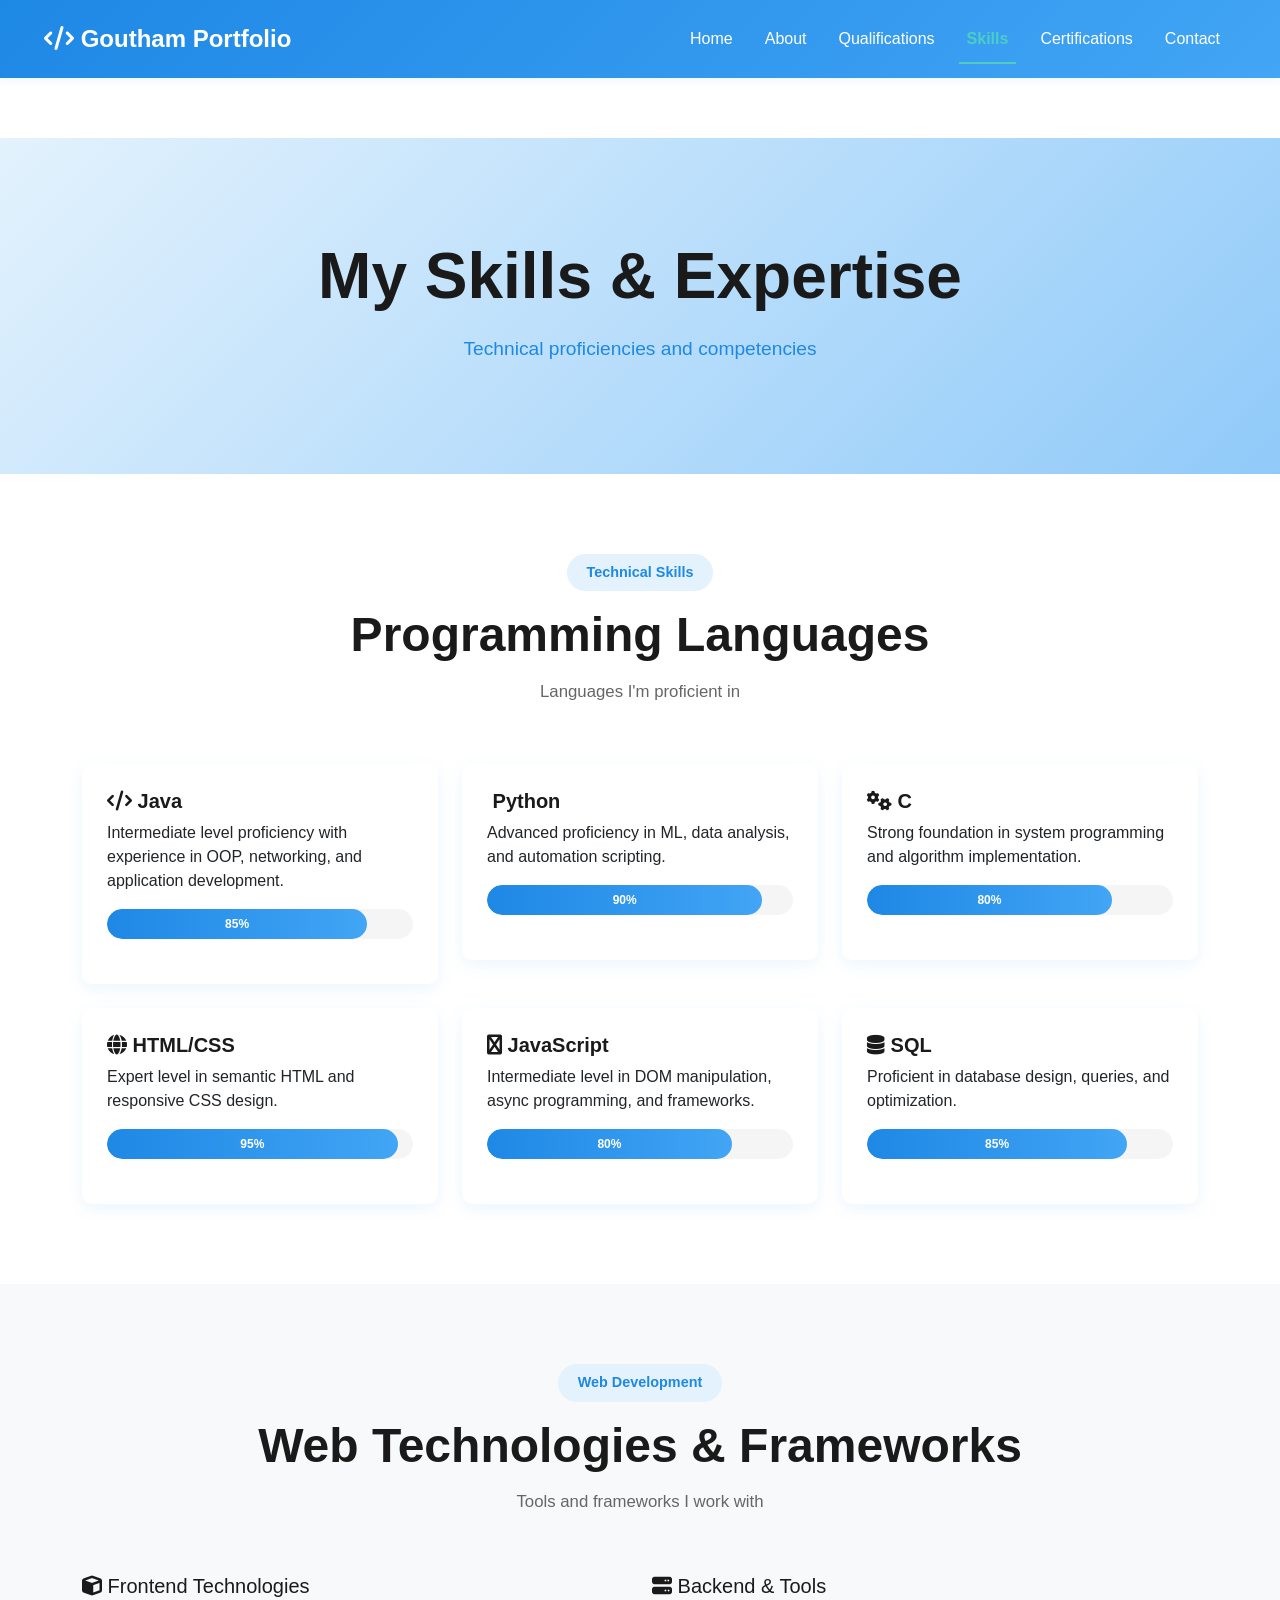
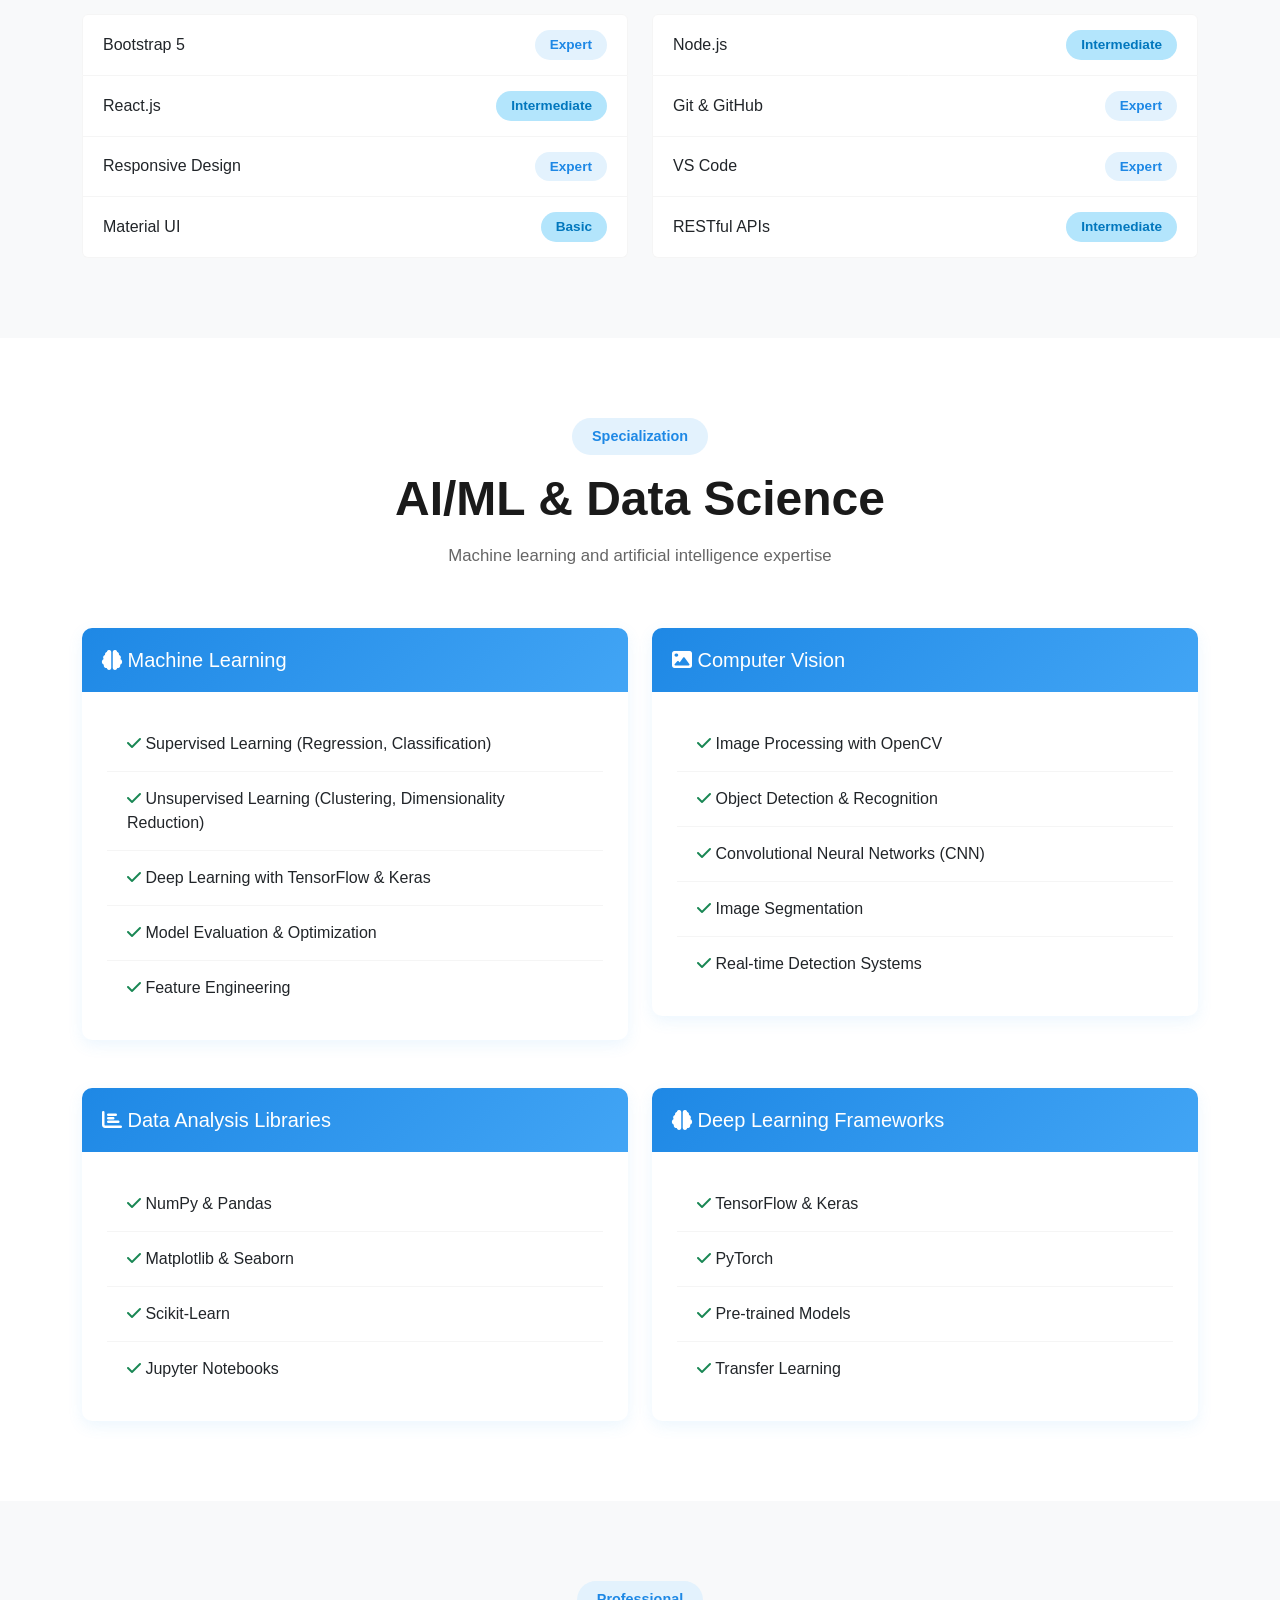
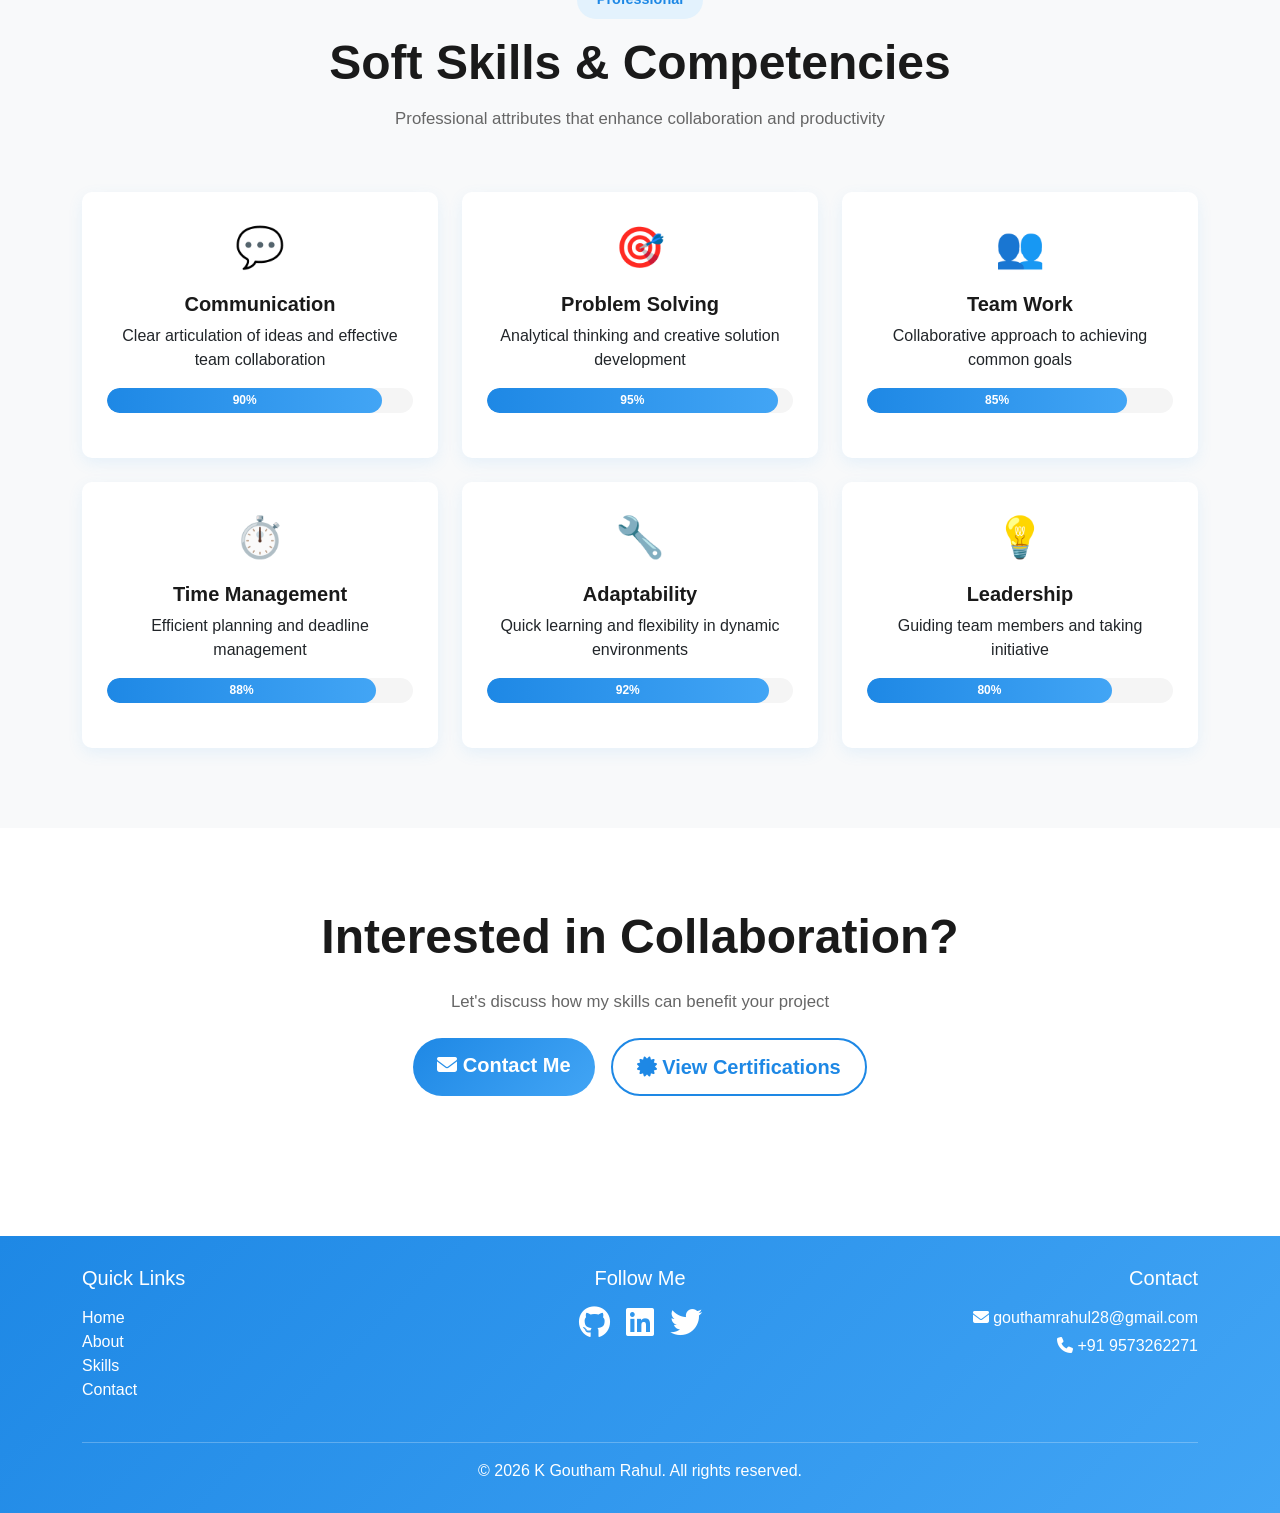
<file: Portfolio/skills.html>
<!DOCTYPE html>
<html lang="en">
<head>
    <meta charset="UTF-8">
    <meta name="viewport" content="width=device-width, initial-scale=1.0">
    <title>Skills - K Goutham Rahul</title>
    <link href="https://cdn.jsdelivr.net/npm/bootstrap@5.3.0/dist/css/bootstrap.min.css" rel="stylesheet">
    <link rel="stylesheet" href="css/style.css">
    <link rel="stylesheet" href="https://cdnjs.cloudflare.com/ajax/libs/font-awesome/6.4.0/css/all.min.css">
</head>
<body>
    <!-- Navbar -->
    <nav class="navbar navbar-expand-lg navbar-dark sticky-top">
        <div class="container-fluid">
            <a class="navbar-brand" href="index.html">
                <i class="fas fa-code"></i> Goutham Portfolio
            </a>
            <button class="navbar-toggler" type="button" data-bs-toggle="collapse" data-bs-target="#navbarNav" aria-controls="navbarNav" aria-expanded="false" aria-label="Toggle navigation">
                <span class="navbar-toggler-icon"></span>
            </button>
            <div class="collapse navbar-collapse" id="navbarNav">
                <ul class="navbar-nav ms-auto">
                    <li class="nav-item">
                        <a class="nav-link" aria-current="page" href="index.html">Home</a>
                    </li>
                    <li class="nav-item">
                        <a class="nav-link" href="about.html">About</a>
                    </li>
                    <li class="nav-item">
                        <a class="nav-link" href="qualifications.html">Qualifications</a>
                    </li>
                    <li class="nav-item">
                        <a class="nav-link active" href="skills.html">Skills</a>
                    </li>
                    <li class="nav-item">
                        <a class="nav-link" href="certifications.html">Certifications</a>
                    </li>
                    <li class="nav-item">
                        <a class="nav-link" href="contact.html">Contact</a>
                    </li>
                </ul>
            </div>
        </div>
    </nav>

    <!-- Hero Section -->
    <section class="hero-section">
        <div class="container">
            <h1 class="hero-title">My Skills & Expertise</h1>
            <p class="hero-subtitle">Technical proficiencies and competencies</p>
        </div>
    </section>

    <!-- Programming Languages Section -->
    <section>
        <div class="container">
            <div class="section-header">
                <div class="section-tag">Technical Skills</div>
                <h2 class="section-title">Programming Languages</h2>
                <p class="section-subtitle">Languages I'm proficient in</p>
            </div>

            <div class="row g-4">
                <div class="col-md-6 col-lg-4">
                    <div class="card">
                        <div class="card-body">
                            <h5 class="card-title"><i class="fas fa-code"></i> Java</h5>
                            <p class="card-text">Intermediate level proficiency with experience in OOP, networking, and application development.</p>
                            <div class="progress">
                                <div class="progress-bar" role="progressbar" style="width: 85%;" aria-valuenow="85" aria-valuemin="0" aria-valuemax="100">85%</div>
                            </div>
                        </div>
                    </div>
                </div>

                <div class="col-md-6 col-lg-4">
                    <div class="card">
                        <div class="card-body">
                            <h5 class="card-title"><i class="fas fa-snake"></i> Python</h5>
                            <p class="card-text">Advanced proficiency in ML, data analysis, and automation scripting.</p>
                            <div class="progress">
                                <div class="progress-bar" role="progressbar" style="width: 90%;" aria-valuenow="90" aria-valuemin="0" aria-valuemax="100">90%</div>
                            </div>
                        </div>
                    </div>
                </div>

                <div class="col-md-6 col-lg-4">
                    <div class="card">
                        <div class="card-body">
                            <h5 class="card-title"><i class="fas fa-cogs"></i> C</h5>
                            <p class="card-text">Strong foundation in system programming and algorithm implementation.</p>
                            <div class="progress">
                                <div class="progress-bar" role="progressbar" style="width: 80%;" aria-valuenow="80" aria-valuemin="0" aria-valuemax="100">80%</div>
                            </div>
                        </div>
                    </div>
                </div>

                <div class="col-md-6 col-lg-4">
                    <div class="card">
                        <div class="card-body">
                            <h5 class="card-title"><i class="fas fa-globe"></i> HTML/CSS</h5>
                            <p class="card-text">Expert level in semantic HTML and responsive CSS design.</p>
                            <div class="progress">
                                <div class="progress-bar" role="progressbar" style="width: 95%;" aria-valuenow="95" aria-valuemin="0" aria-valuemax="100">95%</div>
                            </div>
                        </div>
                    </div>
                </div>

                <div class="col-md-6 col-lg-4">
                    <div class="card">
                        <div class="card-body">
                            <h5 class="card-title"><i class="fas fa-square-js"></i> JavaScript</h5>
                            <p class="card-text">Intermediate level in DOM manipulation, async programming, and frameworks.</p>
                            <div class="progress">
                                <div class="progress-bar" role="progressbar" style="width: 80%;" aria-valuenow="80" aria-valuemin="0" aria-valuemax="100">80%</div>
                            </div>
                        </div>
                    </div>
                </div>

                <div class="col-md-6 col-lg-4">
                    <div class="card">
                        <div class="card-body">
                            <h5 class="card-title"><i class="fas fa-database"></i> SQL</h5>
                            <p class="card-text">Proficient in database design, queries, and optimization.</p>
                            <div class="progress">
                                <div class="progress-bar" role="progressbar" style="width: 85%;" aria-valuenow="85" aria-valuemin="0" aria-valuemax="100">85%</div>
                            </div>
                        </div>
                    </div>
                </div>
            </div>
        </div>
    </section>

    <!-- Web Technologies Section -->
    <section class="bg-light">
        <div class="container">
            <div class="section-header">
                <div class="section-tag">Web Development</div>
                <h2 class="section-title">Web Technologies & Frameworks</h2>
                <p class="section-subtitle">Tools and frameworks I work with</p>
            </div>

            <div class="row g-4">
                <div class="col-md-6">
                    <h5 class="mb-3"><i class="fas fa-cube"></i> Frontend Technologies</h5>
                    <ul class="list-group">
                        <li class="list-group-item d-flex justify-content-between align-items-center">
                            Bootstrap 5
                            <span class="badge badge-primary rounded-pill">Expert</span>
                        </li>
                        <li class="list-group-item d-flex justify-content-between align-items-center">
                            React.js
                            <span class="badge badge-info rounded-pill">Intermediate</span>
                        </li>
                        <li class="list-group-item d-flex justify-content-between align-items-center">
                            Responsive Design
                            <span class="badge badge-primary rounded-pill">Expert</span>
                        </li>
                        <li class="list-group-item d-flex justify-content-between align-items-center">
                            Material UI
                            <span class="badge badge-info rounded-pill">Basic</span>
                        </li>
                    </ul>
                </div>

                <div class="col-md-6">
                    <h5 class="mb-3"><i class="fas fa-server"></i> Backend & Tools</h5>
                    <ul class="list-group">
                        <li class="list-group-item d-flex justify-content-between align-items-center">
                            Node.js
                            <span class="badge badge-info rounded-pill">Intermediate</span>
                        </li>
                        <li class="list-group-item d-flex justify-content-between align-items-center">
                            Git & GitHub
                            <span class="badge badge-primary rounded-pill">Expert</span>
                        </li>
                        <li class="list-group-item d-flex justify-content-between align-items-center">
                            VS Code
                            <span class="badge badge-primary rounded-pill">Expert</span>
                        </li>
                        <li class="list-group-item d-flex justify-content-between align-items-center">
                            RESTful APIs
                            <span class="badge badge-info rounded-pill">Intermediate</span>
                        </li>
                    </ul>
                </div>
            </div>
        </div>
    </section>

    <!-- AI/ML & Data Science -->
    <section>
        <div class="container">
            <div class="section-header">
                <div class="section-tag">Specialization</div>
                <h2 class="section-title">AI/ML & Data Science</h2>
                <p class="section-subtitle">Machine learning and artificial intelligence expertise</p>
            </div>

            <div class="row g-4">
                <div class="col-lg-6">
                    <div class="card">
                        <div class="card-header">
                            <h5 class="mb-0"><i class="fas fa-brain"></i> Machine Learning</h5>
                        </div>
                        <div class="card-body">
                            <ul class="list-group list-group-flush">
                                <li class="list-group-item">
                                    <i class="fas fa-check text-success"></i> Supervised Learning (Regression, Classification)
                                </li>
                                <li class="list-group-item">
                                    <i class="fas fa-check text-success"></i> Unsupervised Learning (Clustering, Dimensionality Reduction)
                                </li>
                                <li class="list-group-item">
                                    <i class="fas fa-check text-success"></i> Deep Learning with TensorFlow & Keras
                                </li>
                                <li class="list-group-item">
                                    <i class="fas fa-check text-success"></i> Model Evaluation & Optimization
                                </li>
                                <li class="list-group-item">
                                    <i class="fas fa-check text-success"></i> Feature Engineering
                                </li>
                            </ul>
                        </div>
                    </div>
                </div>

                <div class="col-lg-6">
                    <div class="card">
                        <div class="card-header">
                            <h5 class="mb-0"><i class="fas fa-image"></i> Computer Vision</h5>
                        </div>
                        <div class="card-body">
                            <ul class="list-group list-group-flush">
                                <li class="list-group-item">
                                    <i class="fas fa-check text-success"></i> Image Processing with OpenCV
                                </li>
                                <li class="list-group-item">
                                    <i class="fas fa-check text-success"></i> Object Detection & Recognition
                                </li>
                                <li class="list-group-item">
                                    <i class="fas fa-check text-success"></i> Convolutional Neural Networks (CNN)
                                </li>
                                <li class="list-group-item">
                                    <i class="fas fa-check text-success"></i> Image Segmentation
                                </li>
                                <li class="list-group-item">
                                    <i class="fas fa-check text-success"></i> Real-time Detection Systems
                                </li>
                            </ul>
                        </div>
                    </div>
                </div>
            </div>

            <div class="row g-4 mt-4">
                <div class="col-lg-6">
                    <div class="card">
                        <div class="card-header">
                            <h5 class="mb-0"><i class="fas fa-chart-bar"></i> Data Analysis Libraries</h5>
                        </div>
                        <div class="card-body">
                            <ul class="list-group list-group-flush">
                                <li class="list-group-item">
                                    <i class="fas fa-check text-success"></i> NumPy & Pandas
                                </li>
                                <li class="list-group-item">
                                    <i class="fas fa-check text-success"></i> Matplotlib & Seaborn
                                </li>
                                <li class="list-group-item">
                                    <i class="fas fa-check text-success"></i> Scikit-Learn
                                </li>
                                <li class="list-group-item">
                                    <i class="fas fa-check text-success"></i> Jupyter Notebooks
                                </li>
                            </ul>
                        </div>
                    </div>
                </div>

                <div class="col-lg-6">
                    <div class="card">
                        <div class="card-header">
                            <h5 class="mb-0"><i class="fas fa-brain"></i> Deep Learning Frameworks</h5>
                        </div>
                        <div class="card-body">
                            <ul class="list-group list-group-flush">
                                <li class="list-group-item">
                                    <i class="fas fa-check text-success"></i> TensorFlow & Keras
                                </li>
                                <li class="list-group-item">
                                    <i class="fas fa-check text-success"></i> PyTorch
                                </li>
                                <li class="list-group-item">
                                    <i class="fas fa-check text-success"></i> Pre-trained Models
                                </li>
                                <li class="list-group-item">
                                    <i class="fas fa-check text-success"></i> Transfer Learning
                                </li>
                            </ul>
                        </div>
                    </div>
                </div>
            </div>
        </div>
    </section>

    <!-- Soft Skills -->
    <section class="bg-light">
        <div class="container">
            <div class="section-header">
                <div class="section-tag">Professional</div>
                <h2 class="section-title">Soft Skills & Competencies</h2>
                <p class="section-subtitle">Professional attributes that enhance collaboration and productivity</p>
            </div>

            <div class="row g-4">
                <div class="col-md-6 col-lg-4">
                    <div class="card">
                        <div class="card-body text-center">
                            <div style="font-size: 2.5rem; color: var(--sky-deep); margin-bottom: 15px;">💬</div>
                            <h5 class="card-title">Communication</h5>
                            <p class="card-text">Clear articulation of ideas and effective team collaboration</p>
                            <div class="progress" style="height: 25px;">
                                <div class="progress-bar" role="progressbar" style="width: 90%;" aria-valuenow="90" aria-valuemin="0" aria-valuemax="100">90%</div>
                            </div>
                        </div>
                    </div>
                </div>

                <div class="col-md-6 col-lg-4">
                    <div class="card">
                        <div class="card-body text-center">
                            <div style="font-size: 2.5rem; color: var(--sky-deep); margin-bottom: 15px;">🎯</div>
                            <h5 class="card-title">Problem Solving</h5>
                            <p class="card-text">Analytical thinking and creative solution development</p>
                            <div class="progress" style="height: 25px;">
                                <div class="progress-bar" role="progressbar" style="width: 95%;" aria-valuenow="95" aria-valuemin="0" aria-valuemax="100">95%</div>
                            </div>
                        </div>
                    </div>
                </div>

                <div class="col-md-6 col-lg-4">
                    <div class="card">
                        <div class="card-body text-center">
                            <div style="font-size: 2.5rem; color: var(--sky-deep); margin-bottom: 15px;">👥</div>
                            <h5 class="card-title">Team Work</h5>
                            <p class="card-text">Collaborative approach to achieving common goals</p>
                            <div class="progress" style="height: 25px;">
                                <div class="progress-bar" role="progressbar" style="width: 85%;" aria-valuenow="85" aria-valuemin="0" aria-valuemax="100">85%</div>
                            </div>
                        </div>
                    </div>
                </div>

                <div class="col-md-6 col-lg-4">
                    <div class="card">
                        <div class="card-body text-center">
                            <div style="font-size: 2.5rem; color: var(--sky-deep); margin-bottom: 15px;">⏱️</div>
                            <h5 class="card-title">Time Management</h5>
                            <p class="card-text">Efficient planning and deadline management</p>
                            <div class="progress" style="height: 25px;">
                                <div class="progress-bar" role="progressbar" style="width: 88%;" aria-valuenow="88" aria-valuemin="0" aria-valuemax="100">88%</div>
                            </div>
                        </div>
                    </div>
                </div>

                <div class="col-md-6 col-lg-4">
                    <div class="card">
                        <div class="card-body text-center">
                            <div style="font-size: 2.5rem; color: var(--sky-deep); margin-bottom: 15px;">🔧</div>
                            <h5 class="card-title">Adaptability</h5>
                            <p class="card-text">Quick learning and flexibility in dynamic environments</p>
                            <div class="progress" style="height: 25px;">
                                <div class="progress-bar" role="progressbar" style="width: 92%;" aria-valuenow="92" aria-valuemin="0" aria-valuemax="100">92%</div>
                            </div>
                        </div>
                    </div>
                </div>

                <div class="col-md-6 col-lg-4">
                    <div class="card">
                        <div class="card-body text-center">
                            <div style="font-size: 2.5rem; color: var(--sky-deep); margin-bottom: 15px;">💡</div>
                            <h5 class="card-title">Leadership</h5>
                            <p class="card-text">Guiding team members and taking initiative</p>
                            <div class="progress" style="height: 25px;">
                                <div class="progress-bar" role="progressbar" style="width: 80%;" aria-valuenow="80" aria-valuemin="0" aria-valuemax="100">80%</div>
                            </div>
                        </div>
                    </div>
                </div>
            </div>
        </div>
    </section>

    <!-- Call to Action -->
    <section>
        <div class="container text-center">
            <h2 class="section-title mb-4">Interested in Collaboration?</h2>
            <p class="section-subtitle mb-4">Let's discuss how my skills can benefit your project</p>
            <div class="d-flex gap-3 justify-content-center flex-wrap">
                <a href="contact.html" class="btn btn-primary btn-lg">
                    <i class="fas fa-envelope"></i> Contact Me
                </a>
                <a href="certifications.html" class="btn btn-secondary btn-lg">
                    <i class="fas fa-certificate"></i> View Certifications
                </a>
            </div>
        </div>
    </section>

    <!-- Footer -->
    <footer>
        <div class="container">
            <div class="row mb-4">
                <div class="col-md-4 text-center text-md-start mb-3 mb-md-0">
                    <h5 class="mb-3">Quick Links</h5>
                    <ul class="list-unstyled">
                        <li><a href="index.html" class="text-white text-decoration-none">Home</a></li>
                        <li><a href="about.html" class="text-white text-decoration-none">About</a></li>
                        <li><a href="skills.html" class="text-white text-decoration-none">Skills</a></li>
                        <li><a href="contact.html" class="text-white text-decoration-none">Contact</a></li>
                    </ul>
                </div>

                <div class="col-md-4 text-center mb-3 mb-md-0">
                    <h5 class="mb-3">Follow Me</h5>
                    <div class="d-flex justify-content-center gap-3">
                        <a href="#" class="text-white text-decoration-none" data-bs-toggle="tooltip" title="GitHub">
                            <i class="fab fa-github fa-2x"></i>
                        </a>
                        <a href="#" class="text-white text-decoration-none" data-bs-toggle="tooltip" title="LinkedIn">
                            <i class="fab fa-linkedin fa-2x"></i>
                        </a>
                        <a href="#" class="text-white text-decoration-none" data-bs-toggle="tooltip" title="Twitter">
                            <i class="fab fa-twitter fa-2x"></i>
                        </a>
                    </div>
                </div>

                <div class="col-md-4 text-center text-md-end">
                    <h5 class="mb-3">Contact</h5>
                    <p class="mb-1">
                        <i class="fas fa-envelope"></i> 
                        <a href="mailto:gouthamrahul28@gmail.com" class="text-white text-decoration-none">
                            gouthamrahul28@gmail.com
                        </a>
                    </p>
                    <p>
                        <i class="fas fa-phone"></i> 
                        <a href="tel:+919573262271" class="text-white text-decoration-none">
                            +91 9573262271
                        </a>
                    </p>
                </div>
            </div>

            <hr class="bg-white opacity-25">
            
            <div class="text-center">
                <p class="footer-text">&copy; 2026 K Goutham Rahul. All rights reserved.</p>
            </div>
        </div>
    </footer>

    <script src="https://cdn.jsdelivr.net/npm/bootstrap@5.3.0/dist/js/bootstrap.bundle.min.js"></script>
    <script src="js/script.js"></script>
</body>
</html>
</file>
<file: Portfolio/css/style.css>
/* Custom Styles for Portfolio */
:root {
    --sky-light: #e3f2fd;
    --sky-medium: #90caf9;
    --sky-dark: #42a5f5;
    --sky-deep: #1e88e5;
    --accent-primary: #ff6b6b;
    --accent-secondary: #4ecdc4;
    --text-primary: #1a1a1a;
    --text-secondary: #666666;
    --white: #ffffff;
    --gray-50: #fafafa;
    --gray-100: #f5f5f5;
    --shadow: rgba(66, 165, 245, 0.1);
    --shadow-md: rgba(66, 165, 245, 0.15);
}

* {
    margin: 0;
    padding: 0;
    box-sizing: border-box;
}

body {
    font-family: 'Segoe UI', Tahoma, Geneva, Verdana, sans-serif;
    color: var(--text-primary);
    background-color: var(--white);
    overflow-x: hidden;
}

/* Navbar Styles */
.navbar {
    background: linear-gradient(135deg, var(--sky-deep) 0%, var(--sky-dark) 100%);
    box-shadow: 0 2px 10px var(--shadow);
    padding: 1rem 2rem;
}

.navbar-brand {
    font-weight: 700;
    font-size: 1.5rem;
    color: var(--white) !important;
}

.navbar-nav .nav-link {
    color: var(--white) !important;
    margin: 0 0.5rem;
    font-weight: 500;
    transition: all 0.3s ease;
    position: relative;
}

.navbar-nav .nav-link:hover {
    color: var(--accent-secondary) !important;
}

.navbar-nav .nav-link.active {
    color: var(--accent-secondary) !important;
    font-weight: 600;
}

.nav-link::after {
    content: '';
    position: absolute;
    width: 0;
    height: 2px;
    bottom: -5px;
    left: 0;
    background-color: var(--accent-secondary);
    transition: width 0.3s ease;
}

.nav-link:hover::after {
    width: 100%;
}

/* Hero Section */
.hero-section {
    background: linear-gradient(135deg, var(--sky-light) 0%, var(--sky-medium) 100%);
    padding: 100px 30px 80px;
    margin-top: 60px;
    text-align: center;
}

.hero-title {
    font-size: clamp(2.5rem, 5vw, 4rem);
    font-weight: 700;
    color: var(--text-primary);
    margin-bottom: 20px;
}

.hero-subtitle {
    font-size: 1.2rem;
    color: var(--sky-deep);
    margin-bottom: 30px;
    font-weight: 500;
}

.hero-description {
    font-size: 1rem;
    color: var(--text-secondary);
    max-width: 600px;
    margin: 0 auto 40px;
    line-height: 1.7;
}

/* Buttons */
.btn {
    padding: 0.75rem 1.5rem;
    font-weight: 600;
    border-radius: 50px;
    transition: all 0.3s ease;
    text-decoration: none;
    display: inline-block;
}

.btn-primary {
    background: linear-gradient(135deg, var(--sky-deep) 0%, var(--sky-dark) 100%);
    color: var(--white);
    border: none;
}

.btn-primary:hover {
    transform: translateY(-3px);
    box-shadow: 0 10px 25px rgba(30, 136, 229, 0.3);
    color: var(--white);
}

.btn-secondary {
    background: var(--white);
    color: var(--sky-deep);
    border: 2px solid var(--sky-deep);
}

.btn-secondary:hover {
    background: var(--sky-deep);
    color: var(--white);
    transform: translateY(-3px);
}

.btn-success {
    background: linear-gradient(135deg, #4caf50 0%, #45a049 100%);
    color: var(--white);
    border: none;
}

.btn-success:hover {
    transform: translateY(-3px);
    box-shadow: 0 10px 25px rgba(76, 175, 80, 0.3);
}

/* Section Styles */
section {
    padding: 80px 30px;
}

.section-header {
    text-align: center;
    margin-bottom: 60px;
}

.section-tag {
    display: inline-block;
    background: var(--sky-light);
    color: var(--sky-deep);
    padding: 8px 20px;
    border-radius: 50px;
    font-size: 0.9rem;
    font-weight: 600;
    margin-bottom: 15px;
}

.section-title {
    font-size: clamp(2rem, 4vw, 3rem);
    font-weight: 700;
    color: var(--text-primary);
    margin-bottom: 15px;
}

.section-subtitle {
    font-size: 1.05rem;
    color: var(--text-secondary);
    max-width: 600px;
    margin: 0 auto;
}

/* Card Styles */
.card {
    border: none;
    box-shadow: 0 5px 15px var(--shadow);
    transition: all 0.3s ease;
    border-radius: 10px;
    overflow: hidden;
}

.card:hover {
    transform: translateY(-10px);
    box-shadow: 0 15px 35px var(--shadow-md);
}

.card-header {
    background: linear-gradient(135deg, var(--sky-deep) 0%, var(--sky-dark) 100%);
    color: var(--white);
    border: none;
    padding: 20px;
}

.card-body {
    padding: 25px;
}

.card-title {
    color: var(--text-primary);
    font-weight: 600;
}

/* Badge Styles */
.badge {
    padding: 8px 15px;
    border-radius: 50px;
    font-weight: 600;
    font-size: 0.85rem;
}

.badge-primary {
    background: var(--sky-light);
    color: var(--sky-deep);
}

.badge-success {
    background: #c8e6c9;
    color: #2e7d32;
}

.badge-info {
    background: #b3e5fc;
    color: #0277bd;
}

.badge-warning {
    background: #ffe0b2;
    color: #f57f17;
}

/* Progress Bar Styles */
.progress {
    height: 30px;
    border-radius: 15px;
    background-color: var(--gray-100);
    overflow: hidden;
    margin-bottom: 20px;
}

.progress-bar {
    background: linear-gradient(90deg, var(--sky-deep) 0%, var(--sky-dark) 100%);
    border-radius: 15px;
    font-weight: 600;
    display: flex;
    align-items: center;
    justify-content: center;
}

/* Table Styles */
.table {
    border-radius: 10px;
    overflow: hidden;
}

.table-striped tbody tr:nth-of-type(odd) {
    background-color: var(--gray-50);
}

.table tbody tr:hover {
    background-color: var(--sky-light);
    transition: background-color 0.3s ease;
}

.table thead {
    background: linear-gradient(135deg, var(--sky-deep) 0%, var(--sky-dark) 100%);
    color: var(--white);
}

/* Form Styles */
.form-control, .form-select {
    border: 2px solid var(--gray-100);
    border-radius: 8px;
    padding: 12px 16px;
    font-size: 1rem;
    transition: all 0.3s ease;
}

.form-control:focus, .form-select:focus {
    border-color: var(--sky-deep);
    box-shadow: 0 0 0 0.2rem rgba(30, 136, 229, 0.25);
}

.form-label {
    font-weight: 600;
    color: var(--text-primary);
    margin-bottom: 8px;
}

/* Alert Styles */
.alert {
    border-radius: 10px;
    border: none;
    padding: 20px;
    margin-bottom: 20px;
}

.alert-success {
    background-color: #d4edda;
    color: #155724;
}

.alert-danger {
    background-color: #f8d7da;
    color: #721c24;
}

.alert-warning {
    background-color: #fff3cd;
    color: #856404;
}

/* Modal Styles */
.modal-content {
    border: none;
    border-radius: 15px;
    box-shadow: 0 10px 40px rgba(0, 0, 0, 0.2);
}

.modal-header {
    background: linear-gradient(135deg, var(--sky-deep) 0%, var(--sky-dark) 100%);
    color: var(--white);
    border: none;
    border-radius: 15px 15px 0 0;
}

.modal-header .btn-close {
    filter: brightness(0) invert(1);
}

/* Accordion Styles */
.accordion-button {
    font-weight: 600;
    color: var(--text-primary);
}

.accordion-button:not(.collapsed) {
    background-color: var(--sky-light);
    color: var(--sky-deep);
}

.accordion-button:focus {
    border-color: var(--sky-deep);
    box-shadow: 0 0 0 0.25rem rgba(30, 136, 229, 0.25);
}

.accordion-item {
    border: 2px solid var(--gray-100);
    margin-bottom: 10px;
    border-radius: 8px;
}

/* List Group Styles */
.list-group-item {
    border: 1px solid var(--gray-100);
    padding: 15px 20px;
}

.list-group-item.active {
    background: linear-gradient(135deg, var(--sky-deep) 0%, var(--sky-dark) 100%);
    border-color: var(--sky-deep);
}

/* Carousel Styles */
.carousel {
    border-radius: 15px;
    overflow: hidden;
    box-shadow: 0 10px 30px var(--shadow);
}

.carousel-indicators [data-bs-target] {
    background-color: var(--sky-deep);
    width: 12px;
    height: 12px;
    border-radius: 50%;
}

.carousel-control-prev-icon,
.carousel-control-next-icon {
    filter: brightness(0);
}

/* Grid Layout */
.skills-grid, .certifications-grid, .hobbies-grid {
    display: grid;
    grid-template-columns: repeat(auto-fit, minmax(300px, 1fr));
    gap: 30px;
    margin-top: 40px;
}

.skill-card, .certification-card, .hobby-card {
    background: var(--white);
    border: 2px solid var(--gray-100);
    border-radius: 10px;
    padding: 30px;
    text-align: center;
    transition: all 0.3s ease;
}

.skill-card:hover, .certification-card:hover, .hobby-card:hover {
    border-color: var(--sky-deep);
    box-shadow: 0 10px 30px var(--shadow);
    transform: translateY(-5px);
}

.skill-icon, .hobby-icon {
    font-size: 3rem;
    margin-bottom: 15px;
}

.skill-name, .hobby-name {
    font-size: 1.2rem;
    font-weight: 600;
    color: var(--text-primary);
}

/* Footer */
footer {
    background: linear-gradient(135deg, var(--sky-deep) 0%, var(--sky-dark) 100%);
    color: var(--white);
    text-align: center;
    padding: 30px;
    margin-top: 60px;
}

.footer-text {
    margin: 0;
    font-weight: 500;
}

/* Responsive Design */
@media (max-width: 768px) {
    section {
        padding: 50px 20px;
    }

    .section-title {
        font-size: 2rem;
    }

    .skills-grid, .certifications-grid, .hobbies-grid {
        grid-template-columns: repeat(auto-fit, minmax(250px, 1fr));
        gap: 20px;
    }

    .navbar-nav {
        text-align: center;
    }

    .navbar-nav .nav-link {
        padding: 10px 0;
    }

    .hero-section {
        padding: 80px 20px 60px;
        margin-top: 50px;
    }

    .hero-title {
        font-size: 2rem;
    }
}

@media (max-width: 576px) {
    .btn {
        padding: 0.6rem 1.2rem;
        font-size: 0.9rem;
    }

    .section-title {
        font-size: 1.5rem;
    }

    .skills-grid, .certifications-grid, .hobbies-grid {
        grid-template-columns: 1fr;
    }
}

/* Animation */
@keyframes fadeInUp {
    from {
        opacity: 0;
        transform: translateY(30px);
    }
    to {
        opacity: 1;
        transform: translateY(0);
    }
}

.card {
    animation: fadeInUp 0.6s ease-out;
}

/* Smooth Scroll */
html {
    scroll-behavior: smooth;
}

/* Active Page Indicator */
.navbar-nav .nav-link.active::after {
    width: 100%;
}
</file>
